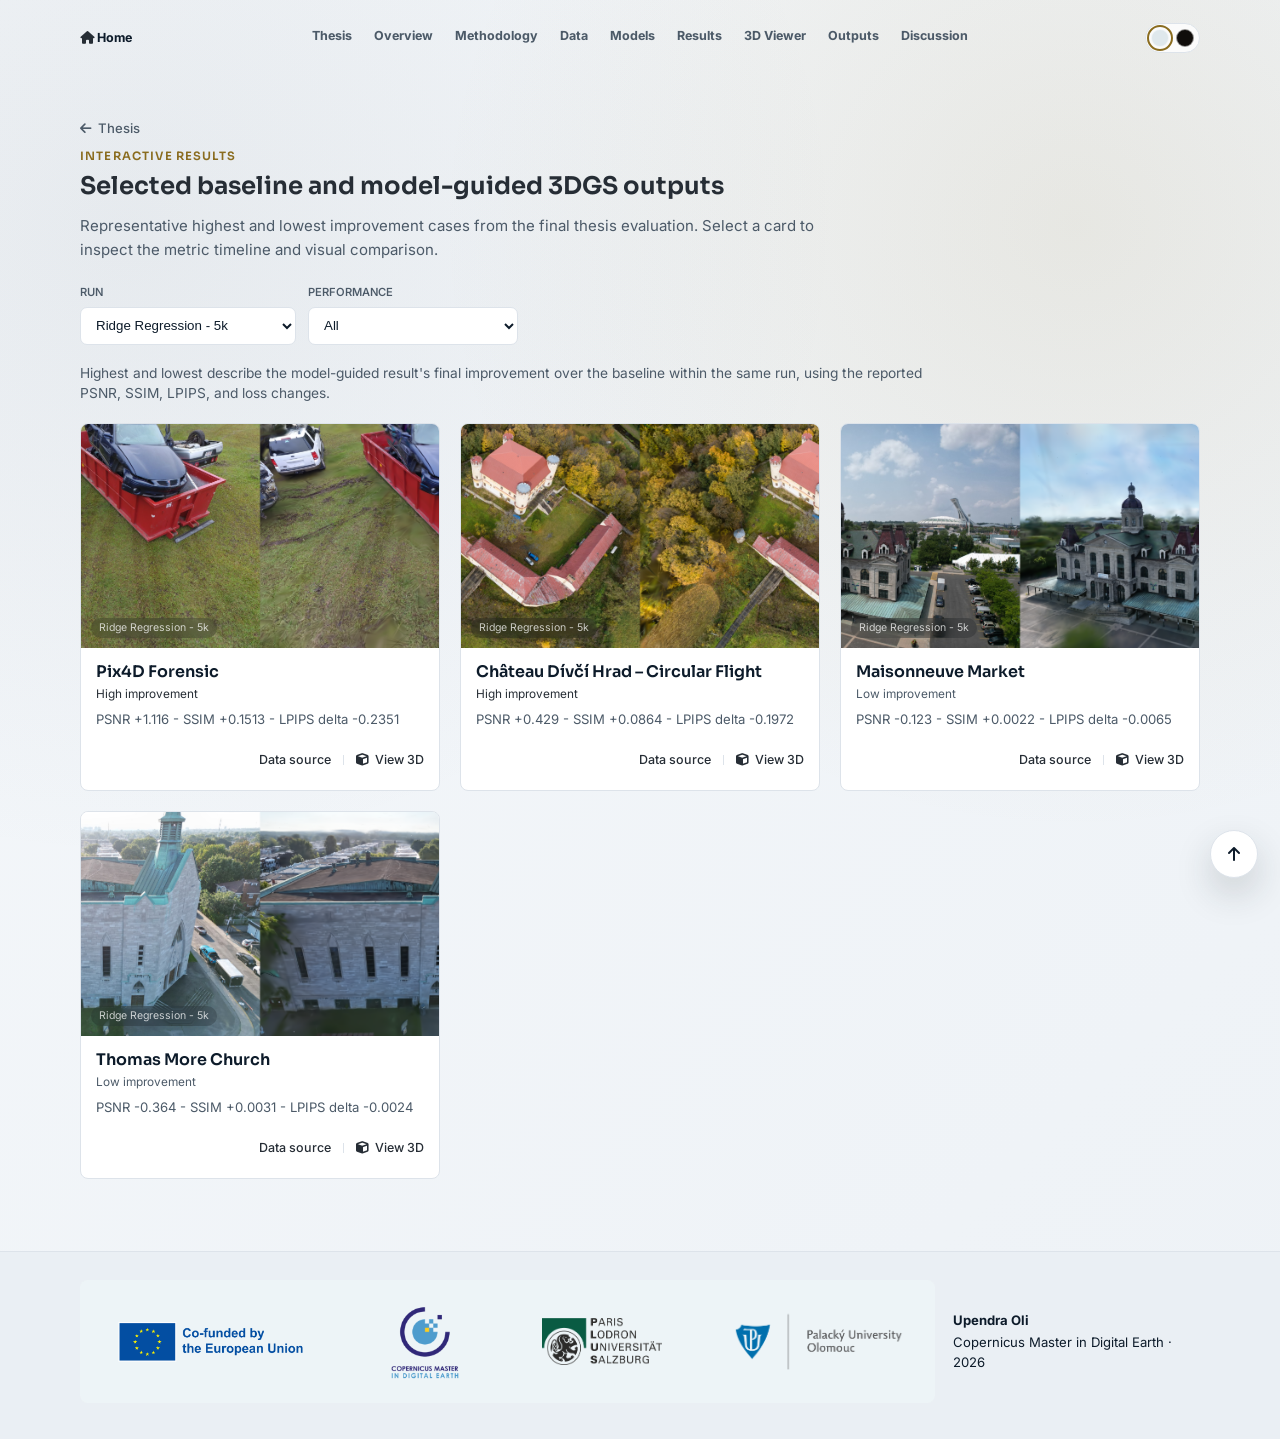
<file: index.html>
<!DOCTYPE html>
<html lang="en">
<head>
  <meta charset="UTF-8">
  <meta name="viewport" content="width=device-width, initial-scale=1.0">
  <title>Interactive Results - AerialSplat Thesis</title>
  <meta name="description" content="Interactive public results for AI-guided 3D Gaussian Splatting thesis experiments.">
  <link rel="preconnect" href="https://fonts.googleapis.com">
  <link rel="preconnect" href="https://fonts.gstatic.com" crossorigin>
  <link rel="stylesheet" href="https://fonts.googleapis.com/css2?family=Inter:wght@400;500;600;700&family=Sora:wght@500;600;700;800&display=swap">
  <link rel="stylesheet" href="https://cdnjs.cloudflare.com/ajax/libs/font-awesome/6.5.2/css/all.min.css">
  <link rel="stylesheet" href="css/styles.css?v=20260728c">
</head>
<body class="thesis-page research-layout story-layout results-page" data-site-theme="cloud">
  <nav class="thesis-topbar" aria-label="Results page navigation">
    <a class="thesis-home-link" href="https://geoinformatics.upol.cz/dprace/magisterske/oli26/" aria-label="Return to thesis home">
      <i class="fa-solid fa-house" aria-hidden="true"></i>
      <span>Home</span>
    </a>
    <button class="thesis-nav-toggle" type="button" aria-label="Open results navigation" aria-controls="thesis-topnav" aria-expanded="false">
      <i class="fa-solid fa-bars" aria-hidden="true"></i>
      <span>Menu</span>
    </button>
    <div class="thesis-topnav" id="thesis-topnav">
      <a href="https://geoinformatics.upol.cz/dprace/magisterske/oli26/pages/thesis.html#top">Thesis</a>
      <a href="https://geoinformatics.upol.cz/dprace/magisterske/oli26/pages/thesis.html#overview">Overview</a>
      <a href="https://geoinformatics.upol.cz/dprace/magisterske/oli26/pages/thesis.html#methodology">Methodology</a>
      <a href="https://geoinformatics.upol.cz/dprace/magisterske/oli26/pages/thesis.html#training-data">Data</a>
      <a href="https://geoinformatics.upol.cz/dprace/magisterske/oli26/pages/thesis.html#models">Models</a>
      <a href="https://geoinformatics.upol.cz/dprace/magisterske/oli26/pages/thesis.html#results">Results</a>
      <a href="splat_viewer.html">3D Viewer</a>
      <a href="https://geoinformatics.upol.cz/dprace/magisterske/oli26/pages/thesis.html#outputs">Outputs</a>
      <a href="https://geoinformatics.upol.cz/dprace/magisterske/oli26/pages/thesis.html#discussion">Discussion</a>
    </div>
    <div class="site-theme-toggle floating-theme-toggle" role="group" aria-label="Website theme selector">
      <button type="button" class="is-active" data-site-theme="cloud" aria-label="Light theme" aria-pressed="true"></button>
      <button type="button" data-site-theme="dark" aria-label="Dark theme" aria-pressed="false"></button>
    </div>
  </nav>

  <main>
    <section id="home-view" class="results-view results-home-view">
      <div class="research-container">
        <header class="results-page-header">
          <a class="results-back-link" href="https://geoinformatics.upol.cz/dprace/magisterske/oli26/pages/thesis.html"><i class="fa-solid fa-arrow-left" aria-hidden="true"></i> Thesis</a>
          <p class="section-kicker">Interactive results</p>
          <h1>Selected baseline and model-guided 3DGS outputs</h1>
          <p>Representative highest and lowest improvement cases from the final thesis evaluation. Select a card to inspect the metric timeline and visual comparison.</p>
        </header>

        <div class="results-toolbar" role="group" aria-label="Result filters">
          <label>
            <span>Run</span>
            <select id="home-run-filter"></select>
          </label>
          <label>
            <span>Performance</span>
            <select id="home-category-filter">
              <option value="all">All</option>
              <option value="highest">Highest improvement</option>
              <option value="lowest">Lowest improvement</option>
            </select>
          </label>
        </div>

        <p class="results-definition-note">
          Highest and lowest describe the model-guided result's final improvement over the baseline within the same run, using the reported PSNR, SSIM, LPIPS, and loss changes.
        </p>

        <div id="home-cards" class="results-card-grid"></div>
      </div>
    </section>

    <section id="comparison-view" class="results-view hidden">
      <div class="research-container">
        <header class="results-comparison-header">
          <div>
            <a class="results-back-link" href="#home"><i class="fa-solid fa-arrow-left" aria-hidden="true"></i> Interactive results</a>
            <p class="section-kicker">Comparison</p>
            <h1 id="compare-heading">Baseline vs model-selected</h1>
            <p id="compare-meta" class="results-meta-line"></p>
          </div>
          <div class="results-toolbar compact-toolbar" role="group" aria-label="Comparison selectors">
            <label>
              <span>Run</span>
              <select id="compare-run"></select>
            </label>
            <label>
              <span>Project</span>
              <select id="compare-project"></select>
            </label>
          </div>
        </header>

        <div id="summary-grid" class="results-summary-grid"></div>

        <section class="results-panel">
          <div class="results-panel-heading">
            <div>
              <p class="section-kicker">Metrics and Settings</p>
              <h2>Final checkpoint summary</h2>
              <p class="results-panel-note">The left side compares final baseline and model-selected metrics. The right side shows the selected multipliers applied to 3DGS after model testing.</p>
            </div>
            <button id="config-modal-button" class="results-secondary-action" type="button">
              <i class="fa-solid fa-sliders" aria-hidden="true"></i>
              Run setup
            </button>
          </div>
          <div class="results-detail-grid">
            <div id="metric-list" class="results-list-panel"></div>
            <div id="config-list" class="results-list-panel compact-list"></div>
          </div>
        </section>

        <section class="results-panel">
          <div class="results-panel-heading">
            <div>
              <p class="section-kicker">Checkpoint Metrics</p>
              <h2>Training timeline</h2>
              <p class="results-panel-note">Checkpoint metrics compare baseline and model-selected reconstruction quality across training. Use the chart or data tab to inspect PSNR, SSIM, LPIPS, and loss over time.</p>
            </div>
            <div class="results-tabs" role="tablist" aria-label="Checkpoint metric views">
              <button id="checkpoint-chart-tab" class="is-active" type="button" role="tab" aria-selected="true" aria-controls="checkpoint-chart-panel">Chart</button>
              <button id="checkpoint-data-tab" type="button" role="tab" aria-selected="false" aria-controls="checkpoint-data-panel">Data</button>
            </div>
          </div>
          <div id="checkpoint-chart-panel" role="tabpanel" aria-labelledby="checkpoint-chart-tab">
            <div id="chart-grid" class="results-chart-grid"></div>
          </div>
          <div id="checkpoint-data-panel" class="hidden" role="tabpanel" aria-labelledby="checkpoint-data-tab">
            <div id="checkpoint-table" class="results-checkpoint-table"></div>
          </div>
        </section>

        <section class="results-panel">
          <div class="results-panel-heading">
            <div>
              <p class="section-kicker">Visual Comparison</p>
              <h2>Model previews</h2>
              <p class="results-panel-note">The left image shows the original reference crop. The right image lets you swipe between baseline and model-selected preview renders from the available final checkpoint.</p>
            </div>
            <div class="results-visual-actions">
              <div class="results-checkpoint-label">
                <span>Checkpoint</span>
                <strong id="preview-checkpoint-label">Final checkpoint</strong>
              </div>
            </div>
          </div>

          <div class="compare-card results-swipe-card">
            <p class="results-preview-case-note" id="preview-case-note"></p>
            <div class="results-preview-layout">
              <figure class="results-original-panel">
                <div class="results-original-crop">
                  <img id="original-preview" alt="Original reference preview">
                </div>
                <figcaption>Original reference</figcaption>
              </figure>
              <div>
                <div class="image-compare results-right-half-swipe" id="image-compare">
                  <img id="swipe-model" alt="Model-selected preview for swipe comparison">
                  <div class="compare-after" id="image-overlay">
                    <img id="swipe-baseline" alt="Baseline preview for swipe comparison">
                  </div>
                  <button id="swipe-fullscreen-button" type="button" class="compare-fullscreen-button" aria-label="View swipe comparison fullscreen" title="View fullscreen">
                    <i class="fa-solid fa-expand" aria-hidden="true" title="View fullscreen"></i>
                  </button>
                  <input id="swipe-slider" type="range" min="0" max="100" value="50" aria-label="Swipe comparison">
                </div>
                <div class="results-swipe-caption">
                  <span>Baseline reconstruction</span>
                  <span>Model-selected reconstruction</span>
                </div>
                <div class="results-preview-actions">
                  <a id="source-link" class="results-source-link" target="_blank" rel="noreferrer">Data source</a>
                  <a id="open-3d-viewer" class="results-secondary-action results-viewer-link" href="splat_viewer.html" title="Open 3D viewer">
                    <i class="fa-solid fa-cube" aria-hidden="true" title="Open 3D viewer"></i>
                    View 3D
                  </a>
                </div>
              </div>
            </div>
            <p class="results-preview-note">The swipe maps and preview renders show checkpoint outputs used for this research comparison. The 3D Gaussian Splatting models were stopped at 5,000 or 7,000 training iterations for controlled evaluation, so longer training would generally be expected to improve visual completeness and rendering quality.</p>
          </div>
        </section>
      </div>
    </section>
  </main>

  <footer class="research-footer story-footer">
    <div class="research-container footer-inner">
      <div class="footer-logos" role="group" aria-label="Institution logos">
        <span class="footer-logo-tile footer-logo-eu"><img src="logos/co_founded_by_eu/EN_Co-Funded_by_the_EU_POS_horizontal.png" alt="Co-funded by the European Union"></span>
        <span class="footer-logo-tile footer-logo-cde"><img src="logos/CDE/CDE_logo_vertical.png" alt="Copernicus Master in Digital Earth"></span>
        <span class="footer-logo-tile footer-logo-plus"><img src="logos/PLUS_logos/Logo_4c_schwarze_Schrift.png" alt="Paris Lodron University Salzburg"></span>
        <span class="footer-logo-tile footer-logo-upol"><img src="logos/UPOL_logos/UP_logo_horizont_en.png" alt="Palacky University Olomouc"></span>
      </div>
      <p class="footer-identity"><strong>Upendra Oli</strong><span>Copernicus Master in Digital Earth &middot; 2026</span></p>
      <a class="footer-top-link" href="#" aria-label="Back to top"><i class="fa-solid fa-arrow-up"></i><span>Back to top</span></a>
    </div>
  </footer>

  <dialog id="config-modal" class="results-config-modal" aria-labelledby="config-modal-title">
    <div class="results-config-modal-content">
      <button id="config-modal-close" class="results-modal-close" type="button" aria-label="Close configurations">
        <i class="fa-solid fa-xmark" aria-hidden="true"></i>
      </button>
      <p class="section-kicker">Run setup</p>
      <h2 id="config-modal-title">Training configuration</h2>
      <div id="config-modal-body" class="results-config-modal-grid"></div>
    </div>
  </dialog>

  <dialog id="swipe-modal" class="swipe-modal" aria-label="Fullscreen swipe comparison">
    <button id="swipe-modal-close" class="results-modal-close" type="button" aria-label="Close fullscreen comparison">
      <i class="fa-solid fa-xmark" aria-hidden="true" title="Close fullscreen comparison"></i>
    </button>
    <figure>
      <div class="swipe-modal-body">
        <div class="image-compare results-right-half-swipe" id="swipe-modal-compare" style="--split: 50%">
          <img id="swipe-modal-model" alt="Model-selected preview for fullscreen swipe comparison">
          <div class="compare-after">
            <img id="swipe-modal-baseline" alt="Baseline preview for fullscreen swipe comparison">
          </div>
          <span class="compare-label compare-label-before">Baseline</span>
          <span class="compare-label compare-label-after">Model selected</span>
          <input id="swipe-modal-slider" type="range" min="0" max="100" value="50" aria-label="Fullscreen swipe comparison">
        </div>
      </div>
      <figcaption id="swipe-modal-caption">Baseline and model-selected comparison</figcaption>
    </figure>
  </dialog>

  <script src="assets/results/data/results_manifest.js?v=20260728c"></script>
  <script src="assets/results/data/showcase_projects_30k.js?v=20260804a"></script>
  <script src="js/script.js?v=20260728c"></script>
  <script src="js/results.js?v=20260728c"></script>
</body>
</html>
</file>
<file: css/styles.css>
:root {
  --bg-main: #f4f7fa;
  --bg-section: #ffffff;
  --bg-section-alt: #eaeff4;
  --bg-muted: #f6f9fb;
  --text-main: #0d1b2a;
  --text-muted: #4c5a68;
  --accent-primary: #262d35;
  --accent-secondary: #4c5a68;
  --accent-data: #8a6c1f;
  --accent-soft: #dde3ea;
  --border-soft: #dde3ea;
  --card-bg: #ffffff;
  --figure-surface: #ffffff;
  --figure-surface-strong: #ffffff;
  --figure-surface-border: #dde3ea;
  --figure-muted: #526872;
  --heading: var(--accent-primary);
  --paper: var(--bg-main);
  --surface: var(--bg-section);
  --surface-soft: var(--bg-muted);
  --ink: var(--text-main);
  --muted: var(--text-muted);
  --line: var(--border-soft);
  --blue: var(--accent-primary);
  --copper: #8a6c1f;
  --amber: #c9a227;
  --green: #1f4d3d;
  --shadow: 0 16px 42px rgba(13, 27, 42, 0.1);
  --max: 1120px;
  --font-body: 'Inter', ui-sans-serif, system-ui, -apple-system, BlinkMacSystemFont, "Segoe UI", Arial, sans-serif;
  --font-heading: 'Sora', var(--font-body);
}

* {
  box-sizing: border-box;
}

html {
  scroll-behavior: smooth;
}

body {
  margin: 0;
  background: var(--paper);
  color: var(--ink);
  font-family: var(--font-body);
  line-height: 1.48;
  letter-spacing: 0;
}

h1,
h2,
h3,
h4,
.section-kicker,
.brand strong {
  font-family: var(--font-heading);
}

body[data-site-theme="dark"] {
  --bg-main: #0d1622;
  --bg-section: #15202c;
  --bg-section-alt: #1b2735;
  --bg-muted: #0f1a24;
  --text-main: #eef2f6;
  --text-muted: #a9b6c4;
  --accent-primary: #d7dde3;
  --accent-secondary: #8c9aab;
  --accent-data: #c9a227;
  --accent-soft: #24354a;
  --border-soft: #2b3b4c;
  --card-bg: #172230;
  --figure-surface: #ffffff;
  --figure-surface-strong: #ffffff;
  --figure-surface-border: #708992;
  --figure-muted: #526872;
  --heading: var(--accent-primary);
  --paper: var(--bg-main);
  --surface: var(--bg-section);
  --surface-soft: var(--bg-muted);
  --ink: var(--text-main);
  --muted: var(--text-muted);
  --line: var(--border-soft);
  --blue: var(--accent-primary);
  --copper: #c9a227;
  --amber: #c9a227;
  --green: #6fa08c;
  --shadow: 0 18px 46px rgba(0, 0, 0, 0.34);
}

body.portal-page {
  overflow: hidden;
  background: var(--home-bg, #160f0b);
  --home-text: rgba(255, 255, 255, 0.86);
  --home-muted: rgba(255, 255, 255, 0.62);
  --home-attribution: rgba(255, 255, 255, 0.42);
  --home-link: rgba(255, 226, 198, 0.72);
}

body.portal-page[data-home-theme="dark"] {
  --home-bg: #100d0b;
  --home-bg-rgb: 16, 13, 11;
}

body.portal-page[data-home-theme="cloud"] {
  --home-bg: #eaeff4;
  --home-bg-rgb: 234, 239, 244;
  --home-text: rgba(13, 27, 42, 0.9);
  --home-muted: rgba(76, 90, 104, 0.68);
  --home-attribution: rgba(76, 90, 104, 0.72);
  --home-link: rgba(27, 58, 92, 0.9);
}

img {
  display: block;
  max-width: 100%;
}

a {
  color: inherit;
}

h1,
h2,
h3,
p,
dl,
dd {
  margin-top: 0;
}

h1,
h2 {
  letter-spacing: 0;
}

h1 {
  max-width: 850px;
  margin-bottom: 14px;
  font-size: clamp(2rem, 4.2vw, 4.25rem);
  line-height: 1.03;
}

.thesis-page h1,
.thesis-page h2 {
  color: var(--heading);
}

h2 {
  max-width: 880px;
  margin-bottom: 0;
  font-size: clamp(1.35rem, 2.2vw, 2.2rem);
  line-height: 1.13;
}

p,
li,
dd,
dt {
  font-size: 0.94rem;
}

.site-header {
  position: sticky;
  top: 0;
  z-index: 30;
  display: flex;
  align-items: center;
  justify-content: space-between;
  min-height: 60px;
  padding: 0 max(18px, calc((100vw - var(--max)) / 2));
  background: color-mix(in srgb, var(--paper) 92%, white 8%);
  border-bottom: 1px solid rgba(29, 37, 48, 0.14);
  backdrop-filter: blur(16px);
}

.brand {
  display: inline-flex;
  align-items: center;
  gap: 10px;
  text-decoration: none;
}

.brand-mark {
  display: grid;
  place-items: center;
  width: 42px;
  height: 30px;
  color: white;
  background: var(--ink);
  border-radius: 3px;
  font-size: 0.72rem;
  font-weight: 800;
}

.brand strong,
.brand small {
  display: block;
}

.brand strong {
  font-size: 0.86rem;
  line-height: 1.1;
}

.brand small {
  color: var(--muted);
  font-size: 0.72rem;
}

.site-nav {
  display: flex;
  align-items: center;
  gap: 16px;
  color: var(--muted);
  font-size: 0.82rem;
  font-weight: 680;
}

.site-nav a {
  text-decoration: none;
}

.site-nav a:hover {
  color: var(--blue);
}

.site-theme-toggle {
  display: inline-flex;
  gap: 7px;
  padding: 5px;
  border: 1px solid var(--line);
  border-radius: 999px;
  background: color-mix(in srgb, var(--surface) 78%, transparent);
}

.site-theme-toggle button {
  position: relative;
  width: 18px;
  height: 18px;
  padding: 0;
  border: 1px solid rgba(255, 255, 255, 0.55);
  border-radius: 50%;
  cursor: pointer;
}

.site-theme-toggle button.is-active {
  outline: 2px solid var(--copper);
  outline-offset: 2px;
}

.site-theme-toggle [data-site-theme="cloud"] { background: #dfe8ec; }
.site-theme-toggle [data-site-theme="dark"] { background: #100d0b; }

.floating-theme-toggle {
  backdrop-filter: blur(12px);
}

.thesis-topbar {
  position: fixed;
  top: 22px;
  left: 50%;
  z-index: 40;
  display: grid;
  grid-template-columns: auto minmax(0, 1fr) auto;
  gap: 12px;
  align-items: center;
  width: min(1120px, calc(100% - 28px));
  padding: 0;
  transform: translateX(-50%);
  transition: padding 180ms ease, border-color 180ms ease, background 180ms ease, box-shadow 180ms ease;
}

.thesis-topbar.is-scrolled {
  top: 0;
  width: 100%;
  padding: 8px max(18px, calc((100vw - 1120px) / 2));
  border-bottom: 1px solid var(--border-soft);
  background: color-mix(in srgb, var(--bg-section) 88%, transparent);
  box-shadow: 0 16px 42px rgba(31, 42, 48, 0.12);
  backdrop-filter: blur(16px);
}

.thesis-home-link,
.thesis-topnav a {
  display: inline-flex;
  align-items: center;
  justify-content: center;
  min-height: 32px;
  color: var(--text-main);
  font-size: 0.78rem;
  font-weight: 720;
  text-decoration: none;
  white-space: nowrap;
}

.thesis-home-link {
  gap: 7px;
  padding: 0;
}

.thesis-home-link i {
  color: var(--accent-primary);
  font-size: 0.8rem;
}

.thesis-nav-toggle {
  display: none;
  align-items: center;
  justify-content: center;
  gap: 7px;
  min-height: 34px;
  padding: 0 12px;
  color: var(--text-main);
  font: inherit;
  font-size: 0.76rem;
  font-weight: 520;
  border: 0;
  border-radius: 999px;
  background: color-mix(in srgb, var(--accent-soft) 42%, transparent);
  cursor: pointer;
}

.thesis-nav-toggle i {
  color: var(--accent-primary);
  font-size: 0.82rem;
}

.thesis-topnav {
  display: flex;
  justify-content: center;
  gap: 2px;
  min-width: 0;
  overflow-x: auto;
  scrollbar-width: none;
}

.thesis-topnav::-webkit-scrollbar {
  display: none;
}

.thesis-topnav a {
  padding: 0 10px;
  color: var(--text-muted);
}

.thesis-home-link:hover,
.thesis-topnav a:hover,
.thesis-topnav a:focus {
  color: var(--accent-primary);
}

.thesis-topbar.is-scrolled .thesis-home-link,
.thesis-topbar.is-scrolled .thesis-topnav a {
  border-radius: 999px;
}

.thesis-topbar.is-scrolled .thesis-home-link {
  padding: 0 12px;
  background: color-mix(in srgb, var(--accent-soft) 52%, transparent);
}

.thesis-topbar.is-scrolled .thesis-topnav a:hover,
.thesis-topbar.is-scrolled .thesis-topnav a:focus {
  background: color-mix(in srgb, var(--accent-soft) 68%, transparent);
}

.thesis-topnav a::after,
.thesis-home-link::after {
  content: "";
  display: block;
  width: 0;
  height: 1px;
  background: var(--accent-primary);
  transition: width 160ms ease;
}

.thesis-topnav a,
.thesis-home-link {
  flex-direction: column;
  gap: 3px;
}

.thesis-home-link {
  flex-direction: row;
}

.thesis-topnav a:hover::after,
.thesis-topnav a:focus::after,
.thesis-home-link:hover::after,
.thesis-home-link:focus::after {
  width: 100%;
}

.top-floating-actions {
  position: fixed;
  top: 14px;
  right: 14px;
  z-index: 25;
  display: flex;
  align-items: center;
  gap: 8px;
}

.home-icon-link {
  position: relative;
  display: grid;
  place-items: center;
  width: 31px;
  height: 31px;
  color: var(--ink);
  background: color-mix(in srgb, var(--surface) 78%, transparent);
  border: 1px solid var(--line);
  border-radius: 50%;
  box-shadow: var(--shadow);
  backdrop-filter: blur(12px);
}

.home-icon-link span {
  position: relative;
  width: 13px;
  height: 10px;
  border: 1.6px solid currentColor;
  border-top: 0;
  border-radius: 1px;
}

.home-icon-link span::before {
  content: "";
  position: absolute;
  top: -7px;
  left: 1px;
  width: 9px;
  height: 9px;
  border-top: 1.6px solid currentColor;
  border-left: 1.6px solid currentColor;
  transform: rotate(45deg);
}

.nav-toggle {
  display: none;
  width: 40px;
  height: 40px;
  padding: 9px;
  border: 0;
  background: transparent;
}

.nav-toggle span {
  display: block;
  height: 2px;
  margin: 5px 0;
  background: var(--ink);
}

.hero,
.logos,
.section,
.metric-strip,
.site-footer {
  width: min(var(--max), calc(100% - 36px));
  margin-right: auto;
  margin-left: auto;
}

.gaussian-portal {
  position: relative;
  min-height: calc(100vh - 60px);
  overflow: hidden;
  background: var(--home-bg, #160f0b);
  color: white;
}

.gaussian-portal.standalone {
  min-height: 100vh;
}

#portrait-canvas,
#home-canvas {
  position: absolute;
  inset: 0;
  width: 100%;
  height: 100%;
  cursor: grab;
}

#portrait-canvas:active,
#home-canvas:active {
  cursor: grabbing;
}

.portal-shade,
.portal-vignette {
  position: absolute;
  inset: 0;
  pointer-events: none;
  background:
    radial-gradient(circle at 64% 45%, rgba(255, 255, 255, 0.04), transparent 24%),
    linear-gradient(90deg, rgba(13, 18, 25, 0.88), rgba(13, 18, 25, 0.55) 38%, rgba(13, 18, 25, 0.22)),
    linear-gradient(0deg, rgba(13, 18, 25, 0.85), rgba(13, 18, 25, 0.06) 44%);
}

.portal-vignette {
  z-index: 1;
  background:
    radial-gradient(circle at 50% 52%, transparent 24%, rgba(var(--home-bg-rgb, 22, 15, 11), 0.04) 54%, rgba(var(--home-bg-rgb, 22, 15, 11), 0.58) 100%),
    linear-gradient(180deg, rgba(var(--home-bg-rgb, 22, 15, 11), 0.1), rgba(var(--home-bg-rgb, 22, 15, 11), 0.52));
}

.theme-picker {
  position: absolute;
  top: 18px;
  right: 22px;
  z-index: 20;
  display: flex;
  flex-wrap: wrap;
  justify-content: center;
  gap: 7px;
  max-width: min(180px, calc(100% - 36px));
  padding: 7px;
  background: rgba(var(--home-bg-rgb, 22, 15, 11), 0.42);
  border: 1px solid rgba(255, 226, 198, 0.18);
  border-radius: 999px;
  pointer-events: auto;
  backdrop-filter: blur(10px);
}

.theme-picker button {
  position: relative;
  width: 18px;
  height: 18px;
  padding: 0;
  border: 1px solid rgba(255, 255, 255, 0.34);
  border-radius: 50%;
  cursor: pointer;
  touch-action: manipulation;
  transition: outline-color 150ms ease, transform 150ms ease;
}

.theme-picker button.is-active {
  outline: 2px solid rgba(255, 238, 211, 0.78);
  outline-offset: 2px;
}

.theme-picker button:hover,
.theme-picker button:focus-visible {
  transform: scale(1.16);
}

.site-theme-toggle button::after,
.theme-picker button::after {
  content: attr(aria-label);
  position: absolute;
  top: calc(100% + 10px);
  left: 50%;
  z-index: 10;
  padding: 5px 8px;
  border: 1px solid rgba(154, 90, 46, 0.28);
  border-radius: 999px;
  color: var(--home-text, var(--text-main));
  background: rgba(255, 255, 255, 0.86);
  box-shadow: 0 10px 24px rgba(31, 42, 48, 0.12);
  font-size: 0.68rem;
  font-weight: 720;
  line-height: 1;
  white-space: nowrap;
  opacity: 0;
  pointer-events: none;
  transform: translate(-50%, -3px);
  transition: opacity 140ms ease, transform 140ms ease;
  backdrop-filter: blur(10px);
}

.site-theme-toggle button:hover::after,
.theme-picker button:hover::after {
  opacity: 1;
  transform: translate(-50%, 0);
}

.site-theme-toggle button.theme-tooltip-suppressed:hover::after,
.theme-picker button.theme-tooltip-suppressed:hover::after {
  opacity: 0;
  transform: translate(-50%, -3px);
}

body[data-site-theme="dark"] .site-theme-toggle button::after,
body.portal-page[data-home-theme="dark"] .theme-picker button::after {
  border-color: rgba(211, 139, 87, 0.38);
  color: #fff5ec;
  background: rgba(16, 13, 11, 0.82);
}

.theme-picker [data-home-theme="cloud"] { background: #dfe8ec; }
.theme-picker [data-home-theme="dark"] { background: #100d0b; }

.portal-title {
  position: absolute;
  top: 50%;
  left: max(18px, calc((100vw - var(--max)) / 2 - 34px));
  z-index: 4;
  width: min(560px, calc(100% - 48px));
  color: var(--home-text);
  text-align: left;
  transform: translateY(-50%);
  opacity: var(--portal-title-opacity, 1);
  pointer-events: var(--portal-title-events, auto);
  transition: opacity 320ms ease, transform 320ms ease;
}

.portal-title p {
  margin-bottom: 5px;
  color: var(--home-muted);
  font-size: 0.78rem;
  line-height: 1.2;
  font-weight: 780;
  letter-spacing: 0.14em;
  text-transform: uppercase;
}

.portal-title h1 {
  max-width: 760px;
  margin: 0;
  font-size: clamp(1.35rem, 2.15vw, 2.05rem);
  line-height: 1.08;
  font-weight: 720;
}

.portal-meta {
  display: grid;
  gap: 2px;
  margin-top: 9px;
  color: var(--home-muted);
  font-size: 0.82rem;
  line-height: 1.6;
}

.portal-meta strong {
  color: var(--home-text);
  font-size: 0.82rem;
}

.portal-title-actions {
  display: flex;
  flex-wrap: wrap;
  justify-content: flex-start;
  gap: 9px;
  margin-top: 14px;
}

.portal-title-actions a,
.portal-title-actions button {
  display: inline-flex;
  align-items: center;
  justify-content: center;
  min-height: 34px;
  padding: 0 15px;
  border: 1px solid rgba(154, 90, 46, 0.28);
  border-radius: 999px;
  color: var(--home-text);
  background: rgba(255, 255, 255, 0.32);
  box-shadow: 0 12px 30px rgba(31, 42, 48, 0.1);
  font: inherit;
  font-size: 0.9rem;
  font-weight: 760;
  text-decoration: none;
  cursor: pointer;
  backdrop-filter: blur(14px);
  transition: transform 160ms ease, border-color 160ms ease, background 160ms ease;
}

.portal-title-actions a:not(.portal-secondary-action),
.portal-center-skip {
  border-color: color-mix(in srgb, var(--accent-primary) 78%, transparent);
  color: #fff;
  background: color-mix(in srgb, var(--accent-primary) 92%, transparent);
  box-shadow: 0 14px 34px rgba(31, 42, 48, 0.18);
}

.portal-title-actions a span {
  font-size: 1.05em;
  line-height: 1;
}

.portal-center-skip {
  position: absolute;
  left: 50%;
  top: 50%;
  z-index: 6;
  display: inline-flex;
  align-items: center;
  justify-content: center;
  min-height: 34px;
  padding: 0 15px;
  border: 1px solid color-mix(in srgb, var(--accent-primary) 78%, transparent);
  border-radius: 999px;
  color: #fff;
  background: color-mix(in srgb, var(--accent-primary) 92%, transparent);
  box-shadow: 0 14px 34px rgba(31, 42, 48, 0.18);
  font-size: 0.84rem;
  font-weight: 760;
  text-decoration: none;
  opacity: var(--portal-skip-opacity, 0);
  pointer-events: var(--portal-skip-events, none);
  transform: translate(-50%, -50%);
  backdrop-filter: blur(14px);
  transition: opacity 320ms ease, transform 160ms ease, border-color 160ms ease, background 160ms ease;
}

.portal-center-skip:hover {
  border-color: var(--accent-primary);
  background: color-mix(in srgb, var(--accent-primary) 82%, black);
  transform: translate(-50%, calc(-50% - 1px));
}

.portal-center-skip span {
  margin-left: 6px;
  font-size: 1.05em;
  line-height: 1;
}

.portal-title-actions a:hover,
.portal-title-actions button:hover {
  transform: translateY(-1px);
  border-color: var(--accent-primary);
  background: color-mix(in srgb, var(--accent-primary) 82%, black);
}

body.portal-page[data-home-theme="dark"] .portal-title-actions a,
body.portal-page[data-home-theme="dark"] .portal-title-actions button,
body.portal-page[data-home-theme="dark"] .portal-center-skip {
  border-color: rgba(211, 139, 87, 0.38);
  background: rgba(16, 13, 11, 0.34);
}

body.portal-page[data-home-theme="dark"] .portal-title-actions a:not(.portal-secondary-action),
body.portal-page[data-home-theme="dark"] .portal-center-skip {
  border-color: rgba(238, 242, 246, 0.76);
  color: #0d1622;
  background: rgba(238, 242, 246, 0.92);
  box-shadow: 0 16px 38px rgba(0, 0, 0, 0.28);
}

body.portal-page[data-home-theme="dark"] .portal-title-actions a:hover,
body.portal-page[data-home-theme="dark"] .portal-title-actions button:hover,
body.portal-page[data-home-theme="dark"] .portal-center-skip:hover {
  border-color: rgba(211, 139, 87, 0.68);
  background: rgba(16, 13, 11, 0.56);
}

body.portal-page[data-home-theme="dark"] .portal-title-actions a:not(.portal-secondary-action):hover,
body.portal-page[data-home-theme="dark"] .portal-center-skip:hover {
  border-color: #ffffff;
  background: #ffffff;
}

.portal-title-actions .portal-secondary-action,
body.portal-page[data-home-theme="dark"] .portal-title-actions .portal-secondary-action {
  border-color: transparent;
  background: transparent;
  box-shadow: none;
  color: var(--home-muted);
  padding-inline: 6px;
  backdrop-filter: none;
}

.portal-title-actions .portal-secondary-action:hover,
body.portal-page[data-home-theme="dark"] .portal-title-actions .portal-secondary-action:hover {
  border-color: transparent;
  background: transparent;
  color: var(--home-text);
  transform: translateY(-1px);
}

.gaussian-fact-card {
  display: grid;
  grid-template-columns: minmax(0, 1fr) auto;
  gap: 14px;
  align-items: end;
  width: min(500px, 100%);
  min-height: 98px;
  margin-top: 16px;
  padding-top: 12px;
  border-top: 1px solid rgba(154, 90, 46, 0.24);
  color: var(--home-muted);
}

.gaussian-fact-card span {
  display: block;
  margin-bottom: 4px;
  color: var(--home-link);
  font-size: 0.64rem;
  font-weight: 820;
  letter-spacing: 0.1em;
  text-transform: uppercase;
}

.gaussian-fact-card p {
  max-width: 430px;
  min-height: 42px;
  margin: 0;
  font-size: 0.72rem;
  line-height: 1.42;
}

.gaussian-fact-controls {
  display: flex;
  gap: 6px;
}

.gaussian-fact-controls button {
  display: inline-grid;
  place-items: center;
  width: 28px;
  height: 28px;
  padding: 0;
  border: 1px solid rgba(154, 90, 46, 0.28);
  border-radius: 50%;
  color: var(--home-text);
  background: rgba(255, 255, 255, 0.22);
  font: inherit;
  font-size: 1rem;
  font-weight: 720;
  line-height: 1;
  cursor: pointer;
  backdrop-filter: blur(12px);
}

.gaussian-fact-controls button span {
  transform: translateY(1px);
}

.gaussian-fact-controls button:hover {
  border-color: rgba(154, 90, 46, 0.56);
  background: rgba(255, 255, 255, 0.42);
}

body.portal-page[data-home-theme="dark"] .gaussian-fact-card {
  border-top-color: rgba(211, 139, 87, 0.32);
}

body.portal-page[data-home-theme="dark"] .gaussian-fact-controls button {
  border-color: rgba(211, 139, 87, 0.34);
  background: rgba(16, 13, 11, 0.3);
}

.portal-copy {
  position: relative;
  z-index: 2;
  width: min(560px, calc(100% - 36px));
  padding: clamp(42px, 9vh, 86px) 0 0 max(18px, calc((100vw - var(--max)) / 2));
}

.portal-copy h1 {
  max-width: 520px;
  margin-bottom: 12px;
  font-size: clamp(2rem, 5vw, 4.2rem);
}

.portal-copy p:not(.eyebrow) {
  max-width: 520px;
  margin-bottom: 18px;
  color: rgba(255, 255, 255, 0.78);
}

.portal-actions {
  display: flex;
  flex-wrap: wrap;
  gap: 8px;
}

.portal-actions .button.secondary {
  color: white;
  border-color: rgba(255, 255, 255, 0.5);
}

.portal-nodes {
  position: absolute;
  inset: 0;
  z-index: 3;
  opacity: var(--portal-node-opacity, 0);
  pointer-events: var(--portal-node-events, none);
  transition: opacity 420ms ease;
}

.portal-nodes a {
  position: absolute;
  left: var(--x);
  top: var(--y);
  display: grid;
  place-items: center;
  width: 124px;
  height: 58px;
  padding: 0;
  color: #1b252b;
  background: transparent;
  border: 0;
  font-size: 0.7rem;
  font-weight: 820;
  text-align: center;
  text-decoration: none;
  transform: translate(-50%, -50%) scale(var(--portal-node-scale, 0.86));
  transition: transform 360ms ease;
}

.portal-nodes a i {
  position: absolute;
  inset: 7px 5px;
  border-radius: 50%;
  background:
    radial-gradient(ellipse at 43% 42%, rgba(255, 255, 250, 0.94) 0 13%, rgba(231, 238, 241, 0.82) 34%, rgba(185, 118, 76, 0.2) 61%, rgba(185, 118, 76, 0.08) 78%, rgba(185, 118, 76, 0.025) 90%, rgba(185, 118, 76, 0) 100%);
  box-shadow:
    0 0 16px rgba(255, 255, 250, 0.56),
    0 0 32px rgba(168, 99, 53, 0.16);
  transform: rotate(-9deg) scaleX(1.34) scaleY(0.78);
  transition: background 260ms ease, box-shadow 260ms ease, transform 260ms ease;
}

.portal-nodes a span {
  position: relative;
  z-index: 1;
  max-width: 78px;
  padding: 0;
  color: inherit;
  text-shadow:
    -1px 0 4px rgba(255, 255, 252, 0.84),
    1px 0 4px rgba(255, 255, 252, 0.84),
    0 -1px 4px rgba(255, 255, 252, 0.84),
    0 1px 4px rgba(255, 255, 252, 0.84),
    0 0 12px rgba(223, 232, 236, 0.72);
  white-space: nowrap;
}

.portal-nodes a:hover {
  transform: translate(-50%, -50%) scale(1);
}

.portal-nodes a:hover,
.portal-nodes a:focus {
  color: #1b252b;
}

.portal-nodes a:hover i,
.portal-nodes a:focus i {
  background:
    radial-gradient(ellipse at 43% 42%, rgba(255, 255, 252, 0.98) 0 14%, rgba(231, 238, 241, 0.9) 34%, rgba(185, 118, 76, 0.26) 62%, rgba(185, 118, 76, 0.1) 80%, rgba(185, 118, 76, 0.025) 91%, rgba(185, 118, 76, 0) 100%);
  box-shadow:
    0 0 18px rgba(255, 255, 252, 0.64),
    0 0 38px rgba(168, 99, 53, 0.22);
  transform: rotate(-9deg) scaleX(1.42) scaleY(0.84);
}

body.portal-page[data-home-theme="dark"] .portal-nodes a,
body.portal-page[data-home-theme="dark"] .home-menu-toggle,
body.portal-page[data-home-theme="dark"] .home-menu-list a {
  color: #fff5ec;
}

body.portal-page[data-home-theme="dark"] .portal-nodes a i,
body.portal-page[data-home-theme="dark"] .home-menu-toggle i,
body.portal-page[data-home-theme="dark"] .home-menu-list a i {
  background:
    radial-gradient(circle at 48% 45%, rgba(255, 238, 213, 0.9) 0 12%, rgba(215, 149, 91, 0.58) 34%, rgba(168, 99, 53, 0.2) 63%, rgba(168, 99, 53, 0.06) 82%, rgba(168, 99, 53, 0) 100%);
  box-shadow:
    0 0 14px rgba(255, 238, 213, 0.24),
    0 0 34px rgba(215, 149, 91, 0.22);
}

body.portal-page[data-home-theme="dark"] .portal-nodes a span,
body.portal-page[data-home-theme="dark"] .home-menu-toggle i,
body.portal-page[data-home-theme="dark"] .home-menu-list a i {
  text-shadow:
    0 1px 2px rgba(16, 13, 11, 0.65),
    0 0 9px rgba(215, 149, 91, 0.42);
}

body.portal-page[data-home-theme="dark"] .home-menu-toggle i::before {
  opacity: 0.54;
  box-shadow:
    0 -4px 0 rgba(255, 245, 236, 0.54),
    0 4px 0 rgba(255, 245, 236, 0.54),
    0 0 6px rgba(215, 149, 91, 0.42);
}

.portal-hint {
  position: absolute;
  right: max(18px, calc((100vw - var(--max)) / 2));
  bottom: 22px;
  z-index: 3;
  padding: 8px 11px;
  color: rgba(255, 255, 255, 0.76);
  background: rgba(13, 18, 25, 0.56);
  border: 1px solid rgba(255, 255, 255, 0.2);
  border-radius: 999px;
  font-size: 0.78rem;
  font-weight: 720;
}

.portal-zoom-prompt {
  position: absolute;
  left: 50%;
  bottom: 28px;
  z-index: 4;
  display: flex;
  align-items: center;
  gap: 9px;
  padding: 9px 12px;
  color: rgba(255, 255, 255, 0.76);
  background: rgba(8, 12, 18, 0.42);
  border: 1px solid rgba(255, 255, 255, 0.18);
  border-radius: 999px;
  transform: translateX(-50%);
  backdrop-filter: blur(12px);
}

.portal-zoom-prompt button {
  min-height: 30px;
  padding: 0 12px;
  color: white;
  background:
    radial-gradient(circle at 50% 50%, rgba(255, 255, 255, 0.16), rgba(40, 79, 120, 0.88));
  border: 1px solid rgba(255, 255, 255, 0.34);
  border-radius: 999px;
  box-shadow: 0 0 24px rgba(103, 160, 215, 0.48);
  font: inherit;
  font-size: 0.8rem;
  font-weight: 850;
  cursor: pointer;
}

.portal-zoom-prompt span {
  max-width: min(280px, calc(100vw - 130px));
  font-size: 0.8rem;
  font-weight: 720;
  line-height: 1.25;
}

.home-gaussian-menu {
  position: absolute;
  right: 22px;
  top: 50%;
  z-index: 8;
  display: grid;
  gap: 6px;
  transform: translateY(-50%);
}

.home-menu-toggle,
.home-menu-list a {
  position: relative;
  display: grid;
  place-items: center;
  width: 26px;
  height: 26px;
  padding: 0;
  color: #1b252b;
  background: transparent;
  border: 0;
  font: inherit;
  font-size: 0.62rem;
  font-weight: 850;
  text-decoration: none;
  cursor: pointer;
}

.home-menu-toggle {
  width: 38px;
  height: 38px;
}

.home-menu-list a {
  width: 24px;
  height: 24px;
}

.home-menu-toggle i,
.home-menu-list a i {
  position: absolute;
  inset: 1px;
  display: grid;
  place-items: center;
  border-radius: 50%;
  background:
    radial-gradient(circle at 48% 45%, rgba(255, 255, 250, 0.96) 0 13%, rgba(231, 238, 241, 0.82) 34%, rgba(185, 118, 76, 0.24) 61%, rgba(185, 118, 76, 0.08) 80%, rgba(185, 118, 76, 0.02) 92%, rgba(185, 118, 76, 0) 100%);
  box-shadow:
    0 0 14px rgba(255, 255, 250, 0.56),
    0 0 30px rgba(168, 99, 53, 0.2);
  color: #1b252b;
  font-size: 0.58rem;
  font-style: normal;
  font-weight: 900;
  text-shadow:
    0 1px 0 rgba(255, 255, 255, 0.55),
    0 0 7px rgba(223, 232, 236, 0.55);
  transform: none;
}

.home-menu-toggle i::before {
  content: "";
  width: 11px;
  height: 1.4px;
  background: currentColor;
  border-radius: 999px;
  opacity: 0.42;
  box-shadow:
    0 -4px 0 rgba(27, 37, 43, 0.42),
    0 4px 0 rgba(27, 37, 43, 0.42),
    0 0 5px rgba(255, 255, 252, 0.45);
}

.home-menu-toggle i::after {
  content: "";
  display: none;
}

.home-menu-toggle span,
.home-menu-list a span {
  position: absolute;
  right: 34px;
  padding: 5px 8px;
  color: rgba(255, 246, 232, 0.95);
  background: rgba(50, 27, 17, 0.62);
  border: 1px solid rgba(198, 128, 77, 0.55);
  border-radius: 999px;
  font-size: 0.72rem;
  white-space: nowrap;
  opacity: 0;
  pointer-events: none;
  text-shadow: 0 0 10px rgba(198, 128, 77, 0.76);
  transform: translateX(6px);
  transition: opacity 160ms ease, transform 160ms ease;
  backdrop-filter: blur(8px);
}

.home-menu-toggle span {
  opacity: 0;
  transform: translateX(6px);
}

.home-menu-toggle:hover span,
.home-menu-toggle:focus span,
.home-gaussian-menu.is-open .home-menu-toggle span {
  opacity: 1;
  transform: translateX(0);
}

.home-menu-list {
  display: grid;
  gap: 8px;
  opacity: 0;
  pointer-events: none;
  transform: translateX(10px);
  transition: opacity 180ms ease, transform 180ms ease;
}

.home-gaussian-menu.is-open .home-menu-list,
.home-gaussian-menu:focus-within .home-menu-list,
.home-gaussian-menu:hover .home-menu-list {
  opacity: 1;
  pointer-events: auto;
  transform: translateX(0);
}

.home-gaussian-menu.is-open .home-menu-list a span,
.home-gaussian-menu:hover .home-menu-list a span,
.home-gaussian-menu:focus-within .home-menu-list a span,
.home-menu-list a:hover span,
.home-menu-list a:focus span {
  opacity: 1;
  transform: translateX(0);
}

.home-menu-list a:hover i,
.home-menu-toggle:hover i {
  background:
    radial-gradient(circle at 48% 45%, rgba(255, 255, 252, 1) 0 14%, rgba(231, 238, 241, 0.9) 34%, rgba(185, 118, 76, 0.3) 62%, rgba(185, 118, 76, 0.1) 82%, rgba(185, 118, 76, 0.025) 92%, rgba(185, 118, 76, 0) 100%);
  box-shadow:
    0 0 18px rgba(255, 255, 252, 0.66),
    0 0 38px rgba(168, 99, 53, 0.24);
}

.home-attribution {
  position: absolute;
  right: 22px;
  bottom: 10px;
  z-index: 7;
  width: min(1180px, calc(100% - 44px));
  margin: 0;
  color: var(--home-attribution);
  font-size: 0.68rem;
  line-height: 1.35;
  text-align: right;
}

.home-attribution a {
  color: var(--home-link);
  text-decoration: none;
}

.return-portal {
  position: fixed;
  right: 16px;
  bottom: 16px;
  z-index: 25;
  padding: 8px 11px;
  color: white;
  background: rgba(29, 37, 48, 0.84);
  border: 1px solid rgba(255, 255, 255, 0.2);
  border-radius: 999px;
  font-size: 0.78rem;
  font-weight: 760;
  text-decoration: none;
  backdrop-filter: blur(10px);
}

.gaussian-shortcuts {
  position: fixed;
  right: 16px;
  top: 50%;
  z-index: 24;
  display: grid;
  gap: 8px;
  transform: translateY(-50%);
}

.gaussian-shortcuts a {
  position: relative;
  display: grid;
  place-items: center;
  width: 42px;
  height: 42px;
  color: white;
  text-decoration: none;
}

.gaussian-shortcuts span {
  position: absolute;
  inset: 2px;
  border-radius: 50%;
  background:
    radial-gradient(circle, rgba(255, 238, 211, 0.96) 0 9%, rgba(200, 130, 79, 0.82) 28%, rgba(130, 76, 47, 0.2) 68%, transparent 80%);
  box-shadow: 0 0 20px rgba(218, 149, 91, 0.5);
}

.gaussian-shortcuts em {
  position: absolute;
  right: 46px;
  padding: 5px 8px;
  color: var(--ink);
  background: var(--surface);
  border: 1px solid var(--line);
  border-radius: 999px;
  box-shadow: var(--shadow);
  font-size: 0.72rem;
  font-style: normal;
  font-weight: 760;
  white-space: nowrap;
  opacity: 0;
  pointer-events: none;
  transform: translateX(6px);
  transition: opacity 160ms ease, transform 160ms ease;
}

.gaussian-shortcuts a:hover em {
  opacity: 1;
  transform: translateX(0);
}

.hero {
  display: grid;
  grid-template-columns: minmax(0, 0.94fr) minmax(0, 1.06fr);
  gap: 28px;
  align-items: stretch;
  padding: 34px 0 22px;
}

.hero-media {
  min-height: 360px;
  background: var(--ink);
  border: 1px solid var(--line);
}

.hero-media img {
  width: 100%;
  height: 100%;
  object-fit: cover;
}

.hero-copy {
  display: flex;
  flex-direction: column;
  justify-content: center;
  padding: 22px 0;
}

.eyebrow {
  margin-bottom: 9px;
  color: var(--copper);
  font-size: 0.7rem;
  font-weight: 820;
  letter-spacing: 0.12em;
  text-transform: uppercase;
}

.lead {
  max-width: 760px;
  margin-bottom: 20px;
  color: var(--muted);
  font-size: 1.02rem;
}

.thesis-meta {
  display: grid;
  grid-template-columns: repeat(2, minmax(0, 1fr));
  gap: 8px;
  margin-bottom: 0;
}

.thesis-meta div {
  padding: 10px 12px;
  background: var(--surface);
  border: 1px solid var(--line);
}

.thesis-meta dt {
  margin-bottom: 2px;
  color: var(--muted);
  font-size: 0.72rem;
  font-weight: 780;
  text-transform: uppercase;
}

.thesis-meta dd {
  margin-bottom: 0;
  font-weight: 650;
}

.logos {
  display: grid;
  grid-template-columns: repeat(4, minmax(0, 1fr));
  gap: 18px;
  align-items: center;
  padding: 14px 0 28px;
}

.logos img {
  width: 100%;
  max-height: 45px;
  object-fit: contain;
}

.section {
  padding: 42px 0;
  border-top: 1px solid var(--line);
}

.two-column {
  display: grid;
  grid-template-columns: minmax(260px, 0.72fr) minmax(0, 1fr);
  gap: 42px;
}

.section-title {
  margin-bottom: 20px;
}

.two-column .section-title {
  margin-bottom: 0;
}

.section-title.narrow {
  max-width: 850px;
}

.prose {
  color: var(--muted);
}

.prose p:last-child {
  margin-bottom: 0;
}

.prose.compact {
  max-width: 880px;
  margin-bottom: 18px;
}

.metric-strip {
  display: grid;
  grid-template-columns: repeat(5, minmax(0, 1fr));
  gap: 1px;
  padding: 0;
  overflow: hidden;
  background: var(--line);
  border: 1px solid var(--line);
}

.metric-strip article,
.results-summary article {
  background: var(--surface);
  padding: 15px;
}

.metric-strip strong,
.results-summary strong {
  display: block;
  color: var(--blue);
  font-size: 1.7rem;
  line-height: 1;
}

.metric-strip span,
.results-summary span {
  display: block;
  margin-top: 7px;
  color: var(--muted);
  font-size: 0.78rem;
  font-weight: 680;
}

.objective-grid {
  display: grid;
  grid-template-columns: repeat(5, minmax(0, 1fr));
  gap: 10px;
}

.objective-grid article,
.method-grid article {
  padding: 15px;
  background: var(--surface);
  border: 1px solid var(--line);
}

.objective-grid span {
  display: block;
  margin-bottom: 14px;
  color: var(--blue);
  font-size: 0.78rem;
  font-weight: 850;
}

.objective-grid p,
.method-grid p {
  margin-bottom: 0;
  color: var(--muted);
  font-size: 0.88rem;
}

.method-grid {
  display: grid;
  grid-template-columns: repeat(4, minmax(0, 1fr));
  gap: 10px;
  margin-bottom: 16px;
}

.method-grid strong {
  display: block;
  margin-bottom: 7px;
  font-size: 0.92rem;
}

.figure-row {
  display: grid;
  grid-template-columns: minmax(0, 1.25fr) minmax(260px, 0.75fr);
  gap: 12px;
}

.figure-grid {
  display: grid;
  gap: 12px;
}

.figure-grid.three {
  grid-template-columns: repeat(3, minmax(0, 1fr));
}

.comparison-grid,
.platform-grid {
  display: grid;
  grid-template-columns: repeat(4, minmax(0, 1fr));
  gap: 10px;
}

.platform-grid {
  grid-template-columns: repeat(3, minmax(0, 1fr));
}

.figure-card {
  margin: 0;
  padding: 9px;
  background: var(--surface);
  border: 1px solid var(--line);
}

.figure-card.large img {
  aspect-ratio: 16 / 8.5;
}

.figure-button {
  display: block;
  width: 100%;
  padding: 0;
  border: 0;
  background: transparent;
  cursor: zoom-in;
}

.figure-button img {
  width: 100%;
  aspect-ratio: 16 / 10;
  object-fit: contain;
  background: var(--surface-soft);
}

.comparison-grid .figure-button img,
.platform-grid .figure-button img {
  object-fit: cover;
}

figcaption {
  margin-top: 7px;
  color: var(--muted);
  font-size: 0.76rem;
}

.evidence-section {
  background:
    linear-gradient(90deg, rgba(40, 79, 120, 0.055), transparent 35%),
    var(--paper);
}

.results-summary {
  display: grid;
  grid-template-columns: repeat(4, minmax(0, 1fr));
  gap: 8px;
  margin-bottom: 14px;
}

.tabs {
  margin-top: 14px;
}

.tab-list {
  display: flex;
  flex-wrap: wrap;
  gap: 6px;
  margin-bottom: 12px;
}

.tab {
  min-height: 34px;
  padding: 0 12px;
  color: var(--muted);
  background: var(--surface);
  border: 1px solid var(--line);
  border-radius: 3px;
  font: inherit;
  font-size: 0.82rem;
  font-weight: 750;
  cursor: pointer;
}

.tab.is-active {
  color: white;
  background: var(--blue);
  border-color: var(--blue);
}

.tab-panel {
  display: none;
}

.tab-panel.is-active {
  display: block;
}

.action-row {
  display: flex;
  flex-wrap: wrap;
  gap: 8px;
  margin-top: 14px;
}

.button {
  display: inline-flex;
  align-items: center;
  justify-content: center;
  min-height: 38px;
  padding: 0 14px;
  color: white;
  background: var(--blue);
  border: 1px solid var(--blue);
  border-radius: 3px;
  text-decoration: none;
  font-size: 0.86rem;
  font-weight: 780;
}

.button.secondary {
  color: var(--blue);
  background: transparent;
}

.conclusion {
  max-width: 920px;
  text-align: center;
}

.conclusion h2 {
  margin-inline: auto;
}

.conclusion p:not(.eyebrow) {
  max-width: 780px;
  margin: 14px auto 0;
  color: var(--muted);
}

.link-grid {
  display: grid;
  grid-template-columns: repeat(7, minmax(0, 1fr));
  gap: 8px;
}

.link-card {
  min-height: 105px;
  padding: 13px;
  background: var(--surface);
  border: 1px solid var(--line);
  text-decoration: none;
}

.link-card:hover {
  border-color: var(--blue);
  box-shadow: var(--shadow);
}

.link-card.disabled {
  color: var(--muted);
  cursor: default;
}

.link-card.disabled:hover {
  border-color: var(--line);
  box-shadow: none;
}

.link-card strong,
.link-card span {
  display: block;
}

.link-card strong {
  font-size: 0.92rem;
}

.link-card span {
  margin-top: 8px;
  color: var(--muted);
  font-size: 0.76rem;
}

.site-footer {
  display: flex;
  align-items: center;
  justify-content: space-between;
  gap: 18px;
  padding: 22px 0 34px;
  color: var(--muted);
  border-top: 1px solid var(--line);
}

.site-footer strong,
.site-footer span {
  display: block;
}

.site-footer strong {
  color: var(--ink);
}

.site-footer a {
  color: var(--blue);
  font-size: 0.86rem;
  font-weight: 760;
  text-decoration: none;
}

.figure-modal {
  width: min(1180px, calc(100vw - 32px));
  max-height: calc(100vh - 32px);
  padding: 12px;
  border: 1px solid var(--line);
  background: var(--surface);
  box-shadow: var(--shadow);
}

.figure-modal::backdrop {
  background: rgba(13, 18, 24, 0.72);
}

.figure-modal figure {
  margin: 0;
}

.figure-modal img {
  width: 100%;
  max-height: calc(100vh - 120px);
  object-fit: contain;
  background: var(--surface-soft);
}

.figure-modal figcaption {
  color: var(--ink);
  font-weight: 650;
}

.figure-modal-actions {
  display: flex;
  flex-wrap: wrap;
  justify-content: flex-end;
  gap: 10px;
  margin-top: 10px;
}

.figure-modal-actions[hidden] {
  display: none;
}

.figure-modal-actions a {
  display: inline-flex;
  align-items: center;
  gap: 7px;
  min-height: 32px;
  padding: 0 11px;
  color: var(--accent-primary);
  background: var(--surface-soft);
  border: 1px solid var(--line);
  border-radius: 999px;
  font-size: 0.78rem;
  font-weight: 760;
  text-decoration: none;
}

.figure-modal-actions a:hover,
.figure-modal-actions a:focus {
  color: white;
  background: var(--accent-primary);
  border-color: var(--accent-primary);
}

.modal-close {
  float: right;
  margin-bottom: 8px;
  padding: 6px 10px;
  color: white;
  background: var(--ink);
  border: 0;
  border-radius: 3px;
  font: inherit;
  font-size: 0.8rem;
  cursor: pointer;
}

.thesis-page {
  position: relative;
  overflow-x: hidden;
}

.thesis-page::before,
.thesis-page::after {
  content: "";
  position: fixed;
  z-index: -1;
  width: 52vw;
  height: 34vw;
  pointer-events: none;
  background:
    radial-gradient(ellipse at 50% 50%, rgba(255, 255, 252, 0.44) 0 12%, rgba(168, 99, 53, 0.08) 42%, rgba(168, 99, 53, 0) 72%);
  filter: blur(2px);
}

.thesis-page::before {
  top: 28vh;
  left: -18vw;
  transform: rotate(-12deg);
}

.thesis-page::after {
  right: -20vw;
  bottom: 10vh;
  transform: rotate(16deg);
}

.thesis-page h1 {
  max-width: 780px;
  font-size: clamp(1.45rem, 3vw, 2.65rem);
  line-height: 1.06;
}

.thesis-page h2 {
  max-width: 820px;
  font-size: clamp(1.08rem, 1.75vw, 1.6rem);
  line-height: 1.18;
}

.thesis-page .lead {
  max-width: 650px;
  font-size: 0.96rem;
}

.hero-meta-plain {
  display: grid;
  grid-template-columns: repeat(2, minmax(0, 1fr));
  gap: 6px 22px;
  max-width: 620px;
  margin-bottom: 0;
}

.hero-meta-plain div {
  display: grid;
  grid-template-columns: minmax(120px, 0.56fr) minmax(0, 1fr);
  gap: 10px;
}

.hero-meta-plain dt {
  color: var(--muted);
  font-size: 0.7rem;
  font-weight: 820;
  text-transform: uppercase;
}

.hero-meta-plain dd {
  margin: 0;
  font-size: 0.84rem;
  font-weight: 700;
}

.thesis-hero {
  position: relative;
  min-height: min(720px, 86vh);
  display: flex;
  align-items: flex-start;
  padding: clamp(74px, 12vh, 118px) max(18px, calc((100vw - var(--max)) / 2)) 42px;
  overflow: hidden;
  background:
    linear-gradient(90deg, rgba(223, 232, 236, 0.96) 0%, rgba(223, 232, 236, 0.86) 34%, rgba(223, 232, 236, 0.34) 68%, rgba(223, 232, 236, 0.08) 100%),
    var(--hero-image) center / cover no-repeat;
}

body[data-site-theme="dark"] .thesis-hero {
  background:
    linear-gradient(90deg, rgba(16, 13, 11, 0.96) 0%, rgba(16, 13, 11, 0.84) 38%, rgba(16, 13, 11, 0.42) 72%, rgba(16, 13, 11, 0.12) 100%),
    var(--hero-image) center / cover no-repeat;
}

.thesis-hero::after {
  content: "";
  position: absolute;
  inset: auto 0 0;
  height: 42%;
  background: linear-gradient(180deg, transparent, var(--paper));
  pointer-events: none;
}

.thesis-hero-copy {
  position: relative;
  z-index: 1;
  width: min(720px, 100%);
}

.thesis-page .objective-grid article,
.thesis-page .method-grid article,
.thesis-page .figure-card,
.thesis-page .metric-strip article,
.thesis-page .results-summary article,
.thesis-page .link-card {
  background: color-mix(in srgb, var(--surface) 82%, transparent);
  backdrop-filter: blur(14px);
}

.thesis-page .section {
  position: relative;
  width: min(var(--max), calc(100% - 36px));
  margin-right: auto;
  margin-left: auto;
  padding: 38px 0;
}

.thesis-page .section-band {
  padding-right: 18px;
  padding-left: 18px;
  background:
    linear-gradient(90deg, var(--section-tint, transparent), transparent 58%),
    linear-gradient(90deg, color-mix(in srgb, var(--section-accent, var(--copper)) 42%, transparent) 0 3px, transparent 3px);
  border-radius: 10px;
}

.thesis-page .section-band + .section-band {
  margin-top: 10px;
}

.eyebrow i,
.button i,
.detail-link i,
.link-card i {
  margin-right: 7px;
}

.intro-logos {
  display: grid;
  grid-template-columns: repeat(4, minmax(0, 1fr));
  gap: 16px;
  align-items: center;
  margin-top: 20px;
  padding-top: 16px;
  border-top: 1px solid var(--line);
}

.intro-logos img {
  width: 100%;
  height: 38px;
  object-fit: contain;
}

.thesis-page .section-title {
  margin-bottom: 16px;
}

.thesis-page .prose,
.thesis-page .prose p,
.thesis-page .objective-grid p,
.thesis-page .method-grid p {
  font-size: 0.9rem;
}

.thesis-page .objective-grid,
.thesis-page .method-grid {
  gap: 9px;
}

.thesis-page .objective-grid article,
.thesis-page .method-grid article {
  border-radius: 8px;
}

.workflow-list {
  display: grid;
  gap: 10px;
  margin-bottom: 12px;
  color: var(--muted);
}

.workflow-list p {
  margin: 0;
  font-size: 0.9rem;
}

.workflow-list strong {
  color: var(--ink);
}

.detail-link {
  display: inline-flex;
  align-items: center;
  min-height: 31px;
  margin-top: 12px;
  padding: 0 10px;
  color: var(--blue);
  background: transparent;
  border: 1px solid color-mix(in srgb, var(--blue) 46%, var(--line));
  border-radius: 999px;
  font: inherit;
  font-size: 0.78rem;
  font-weight: 760;
  cursor: pointer;
}

.detail-link:hover {
  color: white;
  background: var(--blue);
}

.detail-link-primary {
  color: #fff;
  background: var(--accent-primary);
  border-color: var(--accent-primary);
}

.detail-link-primary:hover {
  color: #fff;
  background: color-mix(in srgb, var(--accent-primary) 82%, black);
  border-color: color-mix(in srgb, var(--accent-primary) 82%, black);
}

.section-action-row {
  display: flex;
  flex-wrap: wrap;
  gap: 10px;
  align-items: center;
}

.section-action-row .detail-link {
  margin-top: 12px;
}

.result-section-actions {
  display: flex;
  flex-wrap: wrap;
  gap: 10px;
  align-items: center;
}

.result-section-actions .detail-link {
  text-decoration: none;
}

.thesis-page .figure-row,
.thesis-page .support-figures,
.thesis-page .platform-grid,
.thesis-page .comparison-grid,
.thesis-page .figure-grid {
  margin-top: 12px;
}

.thesis-page .figure-card {
  border-radius: 8px;
}

.thesis-page .feature-figure {
  margin-top: 8px;
}

.thesis-page .figure-button img {
  height: 220px;
  aspect-ratio: auto;
  object-fit: contain;
}

.thesis-page .figure-card.large .figure-button img {
  height: 360px;
}

.thesis-page .comparison-grid .figure-button img,
.thesis-page .platform-grid .figure-button img {
  object-fit: contain;
}

.thesis-page figcaption {
  font-size: 0.72rem;
}

.thesis-page .metric-strip {
  margin-bottom: 16px;
  border-radius: 8px;
}

.thesis-page .metric-strip strong,
.thesis-page .results-summary strong {
  font-size: 1.42rem;
}

.thesis-page .tab {
  min-height: 31px;
  font-size: 0.78rem;
}

.thesis-page .conclusion {
  text-align: left;
}

.thesis-page .site-footer {
  padding-bottom: 34px;
}

.thesis-page .link-card i {
  display: block;
  margin-bottom: 12px;
  color: var(--blue);
  font-size: 1.05rem;
}

.thesis-footer {
  border-top: 1px solid var(--line);
}

.footer-links {
  display: flex;
  gap: 12px;
}

.thesis-page .thesis-menu {
  position: fixed;
}

.detail-modal {
  width: min(1040px, calc(100vw - 32px));
  max-height: calc(100vh - 32px);
  padding: 16px;
  color: var(--ink);
  background: var(--surface);
  border: 1px solid var(--line);
  box-shadow: var(--shadow);
}

.detail-modal::backdrop {
  background: rgba(13, 18, 24, 0.72);
}

.detail-modal-content {
  display: grid;
  gap: 12px;
}

.detail-modal-content h2 {
  margin-bottom: 0;
}

.detail-modal-content p {
  max-width: 820px;
  color: var(--muted);
  font-size: 0.9rem;
}


@media (max-width: 980px) {
  .site-header {
    padding-right: 18px;
    padding-left: 18px;
  }

  .nav-toggle {
    display: block;
  }

  .site-theme-toggle {
    margin-left: auto;
    padding: 4px;
  }

  .site-theme-toggle button {
    width: 16px;
    height: 16px;
  }

  .site-nav {
    position: absolute;
    top: 60px;
    right: 18px;
    left: 18px;
    display: none;
    flex-direction: column;
    align-items: stretch;
    gap: 0;
    padding: 8px;
    background: var(--surface);
    border: 1px solid var(--line);
    box-shadow: var(--shadow);
  }

  .site-nav.is-open {
    display: flex;
  }

  .site-nav a {
    padding: 10px;
  }

  .hero,
  .two-column,
  .figure-row,
  .objective-grid,
  .method-grid,
  .comparison-grid,
  .platform-grid,
  .link-grid {
    grid-template-columns: 1fr;
  }

  .hero-media {
    min-height: 280px;
  }

  .metric-strip,
  .results-summary,
  .figure-grid.three {
    grid-template-columns: repeat(2, minmax(0, 1fr));
  }

  .logos {
    grid-template-columns: repeat(2, minmax(0, 1fr));
  }

  .portal-title {
    top: 48%;
    left: 18px;
    width: min(560px, calc(100% - 36px));
  }

  .portal-title p {
    font-size: 0.74rem;
  }

  .portal-title h1 {
    max-width: 100%;
    font-size: clamp(1.28rem, 5.6vw, 1.85rem);
    line-height: 1.12;
  }

  .portal-meta {
    font-size: 0.82rem;
  }

  .portal-meta strong {
    font-size: 0.82rem;
  }

  .portal-title-actions {
    margin-top: 10px;
  }

  .portal-title-actions a,
  .portal-title-actions button {
    min-height: 31px;
    padding: 0 12px;
    font-size: 0.72rem;
  }

  .gaussian-fact-card {
    grid-template-columns: 1fr;
    gap: 8px;
    min-height: 120px;
    margin-top: 12px;
  }

  .gaussian-fact-card p {
    min-height: 58px;
    font-size: 0.68rem;
  }

  .theme-picker {
    top: 16px;
    right: 18px;
  }

  .portal-nodes a {
    width: 104px;
    height: 52px;
    font-size: 0.66rem;
  }

  .home-gaussian-menu {
    right: 12px;
  }

  .gaussian-shortcuts {
    top: auto;
    right: 12px;
    bottom: 12px;
    display: flex;
    transform: none;
  }

  .gaussian-shortcuts a {
    width: 34px;
    height: 34px;
  }

  .gaussian-shortcuts em {
    display: none;
  }
}

@media (max-width: 620px) {
  .brand small {
    display: none;
  }

  .brand strong {
    max-width: 190px;
  }

  .hero,
  .logos,
  .section,
  .metric-strip,
  .site-footer {
    width: min(var(--max), calc(100% - 24px));
  }

  .thesis-meta,
  .metric-strip,
  .results-summary,
  .figure-grid.three,
  .logos {
    grid-template-columns: 1fr;
  }

  .section {
    padding: 32px 0;
  }

  .site-footer {
    align-items: flex-start;
    flex-direction: column;
  }

  .portal-zoom-prompt {
    right: 12px;
    bottom: 14px;
    left: 12px;
    flex-wrap: wrap;
    justify-content: center;
  }

  .theme-picker {
    top: 14px;
    right: 14px;
    max-width: 120px;
    gap: 6px;
    padding: 6px;
  }

  .theme-picker button {
    width: 16px;
    height: 16px;
  }

  .portal-nodes a {
    width: 92px;
    height: 48px;
  }

  .portal-title {
    top: 46%;
    left: 14px;
    width: calc(100% - 28px);
  }

  .portal-title-actions {
    gap: 7px;
  }

  .portal-title-actions a,
  .portal-title-actions button {
    max-width: 100%;
  }

  .gaussian-fact-card {
    width: min(100%, 420px);
    padding-top: 10px;
  }

  .gaussian-fact-controls button {
    width: 30px;
    height: 30px;
  }

  .home-attribution {
    display: none;
  }
}

.story-layout {
  --hero-bg: #dde3ea;
  --hero-accent: #9a5a2e;
  background: var(--bg-main);
}

body[data-site-theme="dark"].story-layout {
  --hero-bg: #101a1f;
  --hero-accent: #d38b57;
}

.story-hero,
.story-section {
  position: relative;
  overflow: hidden;
}

.story-layout.thesis-page::before,
.story-layout.thesis-page::after,
.story-layout .story-section::before {
  display: none;
}

.story-hero {
  min-height: 100svh;
  display: flex;
  align-items: center;
  padding: 88px 0 58px;
  background:
    radial-gradient(ellipse at 86% 18%, color-mix(in srgb, var(--hero-accent) 14%, transparent), transparent 44%),
    linear-gradient(135deg, var(--hero-bg), color-mix(in srgb, var(--hero-bg) 72%, var(--bg-main)));
}

.story-hero::before {
  content: "";
  position: absolute;
  inset: 0;
  background:
    radial-gradient(ellipse at 78% 45%, color-mix(in srgb, var(--accent-secondary) 12%, transparent), transparent 52%),
    radial-gradient(ellipse at 88% 20%, color-mix(in srgb, var(--accent-primary) 10%, transparent), transparent 46%);
  opacity: 0.74;
  pointer-events: none;
}

.story-hero::after {
  content: "";
  position: absolute;
  inset: 0;
  background:
    linear-gradient(90deg,
      var(--hero-bg) 0%,
      color-mix(in srgb, var(--hero-bg) 92%, transparent) 24%,
      color-mix(in srgb, var(--hero-bg) 62%, transparent) 46%,
      color-mix(in srgb, var(--hero-bg) 24%, transparent) 68%,
      transparent 88%),
    radial-gradient(ellipse at 72% 52%, transparent 0%, color-mix(in srgb, var(--hero-bg) 10%, transparent) 72%, color-mix(in srgb, var(--hero-bg) 18%, transparent) 100%);
  opacity: 0.62;
  pointer-events: none;
}

.hero-bg-video {
  position: absolute;
  inset: 0 0 0 auto;
  width: min(74vw, 1280px);
  height: 100%;
  object-fit: cover;
  object-position: center;
  opacity: 0.52;
  pointer-events: none;
  -webkit-mask-image: linear-gradient(90deg, transparent 0%, rgba(0, 0, 0, 0.08) 8%, rgba(0, 0, 0, 0.34) 22%, rgba(0, 0, 0, 0.72) 42%, #000 76%);
  mask-image: linear-gradient(90deg, transparent 0%, rgba(0, 0, 0, 0.08) 8%, rgba(0, 0, 0, 0.34) 22%, rgba(0, 0, 0, 0.72) 42%, #000 76%);
}

.story-section {
  min-height: min(760px, 96svh);
  display: flex;
  align-items: center;
  padding: clamp(68px, 8vw, 104px) 0;
  border-top: 1px solid var(--border-soft);
}

.story-section::before {
  content: "";
  position: absolute;
  width: min(520px, 42vw);
  aspect-ratio: 2.8 / 1;
  right: -10%;
  top: 12%;
  border-radius: 50%;
  background: radial-gradient(ellipse at center, color-mix(in srgb, var(--accent-primary) 16%, transparent), transparent 70%);
  filter: blur(20px);
  opacity: 0.42;
  pointer-events: none;
}

.story-section.section-alt::before {
  right: auto;
  left: -10%;
  top: auto;
  bottom: 8%;
  background: radial-gradient(ellipse at center, color-mix(in srgb, var(--accent-secondary) 15%, transparent), transparent 70%);
}

.story-grid {
  position: relative;
  z-index: 1;
  display: grid;
  grid-template-columns: minmax(300px, 0.92fr) minmax(0, 1.08fr);
  gap: clamp(34px, 6vw, 78px);
  align-items: center;
}

.story-hero .story-grid {
  grid-template-columns: minmax(320px, 0.58fr) minmax(0, 0.42fr);
  align-items: center;
  min-height: calc(100svh - 176px);
  padding-top: clamp(28px, 5vh, 58px);
}

.story-hero-copy {
  position: relative;
  z-index: 2;
  padding-top: 0;
}

.story-hero-copy .hero-actions {
  margin-top: clamp(32px, 7vh, 74px);
}

.hero-scroll-cue {
  position: absolute;
  left: 50%;
  bottom: 24px;
  z-index: 3;
  display: inline-flex;
  align-items: center;
  gap: 9px;
  min-height: 38px;
  padding: 0 14px;
  border: 1px solid color-mix(in srgb, var(--accent-primary) 34%, transparent);
  border-radius: 999px;
  color: var(--text-main);
  background: color-mix(in srgb, var(--bg-section) 66%, transparent);
  box-shadow: 0 16px 36px rgba(31, 42, 48, 0.12);
  font-size: 0.78rem;
  font-weight: 760;
  text-decoration: none;
  opacity: 0;
  pointer-events: none;
  transform: translate(-50%, 8px);
  backdrop-filter: blur(14px);
  transition: opacity 180ms ease, transform 180ms ease, border-color 160ms ease, background 160ms ease;
}

.hero-scroll-cue.is-visible {
  opacity: 1;
  pointer-events: auto;
  transform: translateX(-50%);
}

.hero-scroll-cue i {
  color: var(--accent-primary);
  font-size: 0.9rem;
}

.hero-scroll-cue:hover,
.hero-scroll-cue:focus {
  border-color: var(--accent-primary);
  background: color-mix(in srgb, var(--accent-soft) 62%, var(--bg-section));
  transform: translate(-50%, 2px);
}

.story-stack {
  position: relative;
  z-index: 1;
  display: grid;
  gap: clamp(24px, 4vw, 42px);
}

.compact-story-grid {
  grid-template-columns: minmax(0, 1.05fr) minmax(300px, 0.95fr);
}

.story-hero-copy h1 {
  max-width: 760px;
  font-size: clamp(1.35rem, 2.15vw, 2.05rem);
  line-height: 1.08;
}

.story-layout .section-kicker {
  margin-bottom: 13px;
  color: var(--heading);
  font-size: clamp(1.7rem, 3.5vw, 3.35rem);
  line-height: 1.02;
  font-weight: 850;
  letter-spacing: 0;
  text-transform: uppercase;
}

.story-hero .section-kicker,
.detail-modal-content .section-kicker {
  color: var(--accent-data);
  font-size: 0.78rem;
  line-height: 1.2;
  font-weight: 780;
  letter-spacing: 0.14em;
}

.story-layout .section-kicker i {
  color: var(--heading);
  font-size: 0.68em;
  vertical-align: 0.08em;
}

.story-copy h2,
.story-layout .section-heading h2 {
  max-width: 920px;
  margin-bottom: 18px;
  font-size: clamp(1.05rem, 1.65vw, 1.55rem);
  line-height: 1.25;
  font-weight: 760;
}

.story-copy p,
.story-layout .section-heading > p,
.story-layout .section-lead,
.story-visual p,
.visual-note {
  max-width: 720px;
  color: var(--text-muted);
  font-size: clamp(1rem, 1.35vw, 1.13rem);
  line-height: 1.64;
}

.hero-visual {
  position: relative;
  margin: 0;
  padding: 0;
  border: 0;
  border-radius: 0;
  background: transparent;
  box-shadow: none;
  isolation: isolate;
}

.hero-visual .figure-button {
  clip-path: polygon(
    4% 12%, 12% 5%, 28% 8%, 39% 3%, 56% 7%, 70% 4%, 86% 9%, 96% 17%,
    93% 31%, 98% 44%, 94% 61%, 97% 75%, 89% 92%, 74% 88%, 60% 96%, 44% 91%,
    29% 95%, 15% 88%, 5% 94%, 8% 74%, 2% 62%, 7% 47%, 3% 31%
  );
}

.story-hero .hero-visual {
  align-self: start;
  margin-top: clamp(8px, 2vh, 22px);
}

.hero-visual::before {
  content: "";
  position: absolute;
  inset: -7%;
  z-index: -1;
  clip-path: polygon(
    3% 13%, 11% 4%, 28% 7%, 39% 2%, 56% 6%, 70% 3%, 88% 8%, 98% 18%,
    94% 31%, 100% 45%, 95% 62%, 98% 76%, 90% 94%, 74% 89%, 60% 98%, 44% 92%,
    28% 97%, 14% 89%, 3% 96%, 7% 74%, 1% 62%, 6% 47%, 2% 30%
  );
  background:
    radial-gradient(ellipse at 48% 50%, color-mix(in srgb, var(--accent-primary) 22%, transparent), transparent 62%),
    radial-gradient(ellipse at 70% 26%, color-mix(in srgb, var(--accent-secondary) 14%, transparent), transparent 56%);
  filter: blur(20px);
  opacity: 0.82;
}

.hero-visual::after {
  content: "";
  position: absolute;
  inset: 0;
  clip-path: polygon(
    4% 12%, 12% 5%, 28% 8%, 39% 3%, 56% 7%, 70% 4%, 86% 9%, 96% 17%,
    93% 31%, 98% 44%, 94% 61%, 97% 75%, 89% 92%, 74% 88%, 60% 96%, 44% 91%,
    29% 95%, 15% 88%, 5% 94%, 8% 74%, 2% 62%, 7% 47%, 3% 31%
  );
  background:
    radial-gradient(ellipse at 50% 50%, transparent 58%, color-mix(in srgb, var(--hero-bg) 30%, transparent) 80%, var(--hero-bg) 100%);
  opacity: 0.42;
  pointer-events: none;
}

.hero-visual img {
  width: 100%;
  height: min(420px, 48vh);
  object-fit: cover;
  object-position: top center;
  border-radius: 0;
  filter: saturate(0.96) contrast(1.02);
  mix-blend-mode: normal;
}

body[data-site-theme="dark"] .hero-visual img {
  filter: saturate(1.04) contrast(1.04) brightness(0.92);
  mix-blend-mode: normal;
  opacity: 1;
}

.hero-visual figcaption,
.story-layout figcaption {
  color: var(--text-muted);
  font-size: 0.78rem;
}

.process-ribbon {
  display: flex;
  align-items: center;
  justify-content: center;
  gap: 12px;
  min-height: 120px;
  padding: 20px;
  border-top: 1px solid var(--border-soft);
  border-bottom: 1px solid var(--border-soft);
}

.process-ribbon span {
  color: var(--text-main);
  font-size: 0.9rem;
  font-weight: 820;
  text-align: center;
}

.process-ribbon i {
  color: var(--accent-primary);
}

.method-ribbon {
  flex-wrap: wrap;
  justify-content: flex-start;
}

.study-ribbon {
  margin-top: 14px;
}

.summary-strip,
.method-card-row,
.conclusion-cards,
.platform-gallery,
.visual-case-grid {
  display: grid;
  gap: 12px;
}

.summary-strip {
  grid-template-columns: repeat(3, minmax(0, 1fr));
  margin-top: 18px;
}

.summary-strip article,
.method-card-row article,
.conclusion-cards article {
  border: 1px solid var(--border-soft);
  border-radius: 8px;
  background: var(--card-bg);
}

.summary-strip article {
  display: grid;
  grid-template-columns: auto minmax(0, 1fr);
  gap: 12px;
  align-items: start;
  padding: 16px;
}

.summary-strip article > i,
.conclusion-cards article > i {
  width: 34px;
  height: 34px;
  display: grid;
  place-items: center;
  border-radius: 999px;
  color: var(--accent-primary);
  background: color-mix(in srgb, var(--accent-soft) 48%, transparent);
  font-size: 0.96rem;
}

.summary-strip strong,
.summary-strip span,
.method-card-row strong,
.method-card-row span,
.conclusion-cards strong,
.conclusion-cards span {
  display: block;
}

.summary-strip strong,
.method-card-row strong,
.conclusion-cards strong {
  margin-bottom: 7px;
  font-size: 0.9rem;
}

.summary-strip span,
.method-card-row span,
.conclusion-cards span {
  color: var(--text-muted);
  font-size: 0.76rem;
}

.four-cards {
  grid-template-columns: repeat(4, minmax(0, 1fr));
}

.four-cards article {
  min-height: 172px;
}

.four-cards strong {
  display: block;
  margin-bottom: 8px;
  font-size: 0.92rem;
}

.method-card-row {
  grid-template-columns: repeat(3, minmax(0, 1fr));
}

.method-card-row article {
  padding: 18px;
}

.method-card-row i {
  margin-bottom: 12px;
  color: var(--accent-primary);
}

.feature-bullets {
  margin: 18px 0 0;
  padding-left: 19px;
  color: var(--text-muted);
  font-size: 0.96rem;
  line-height: 1.7;
}

.platform-gallery,
.visual-case-grid {
  grid-template-columns: repeat(2, minmax(0, 1fr));
}

.story-layout .platform-large .figure-button img {
  height: min(520px, 54vh);
  object-fit: cover;
  object-position: top center;
}

.platform-gallery .figure-button img,
.visual-case-grid .figure-button img {
  height: min(360px, 42vh);
}

.platform-gallery .figure-button img {
  object-fit: cover;
  object-position: top center;
}

.output-showcase {
  display: grid;
  grid-template-columns: repeat(3, minmax(0, 1fr));
  gap: 18px;
}

.outputs-section .section-heading,
.outputs-section .section-heading > p {
  max-width: 920px;
}

.outputs-section .story-stack {
  gap: 0;
}

.outputs-section .section-heading > p:last-child {
  margin-bottom: 6px;
}

.output-item {
  display: grid;
  grid-template-rows: auto 1fr;
  gap: 12px;
  min-height: 100%;
  padding: 12px;
  background: color-mix(in srgb, var(--accent-soft) 52%, var(--card-bg));
  border: 1px solid var(--border-soft);
  border-radius: 8px;
}

.output-card-clickable {
  cursor: pointer;
  transition: transform 160ms ease, border-color 160ms ease, box-shadow 160ms ease;
}

.output-card-link {
  color: inherit;
  text-decoration: none;
}

.output-card-clickable:hover,
.output-card-clickable:focus-visible {
  border-color: color-mix(in srgb, var(--accent-data) 54%, var(--border-soft));
  box-shadow: 0 14px 34px rgba(31, 42, 48, 0.12);
  transform: translateY(-2px);
  outline: 0;
}

.output-item > div:last-child {
  display: flex;
  flex-direction: column;
}

.output-item h3 {
  margin: 0 0 10px;
  color: var(--text-main);
  font-size: clamp(1.05rem, 1.45vw, 1.28rem);
}

.output-item p {
  margin: 0;
  color: var(--text-muted);
  font-size: clamp(0.82rem, 0.9vw, 0.88rem);
  line-height: 1.58;
}

.outputs-section .figure-button img,
.output-preview-img {
  height: 190px;
  width: 100%;
  object-fit: cover;
  object-position: top center;
}

.outputs-section .figure-card {
  padding: 0;
  overflow: hidden;
}

.outputs-section .figure-button {
  border-radius: 7px;
}

.poster-preview {
  display: grid;
  min-height: 190px;
}

.poster-preview .output-preview-img {
  object-fit: cover;
  object-position: top center;
}

.output-links {
  display: flex;
  flex-wrap: wrap;
  gap: 8px 12px;
  margin-top: auto;
  padding-top: 14px;
}

.output-links a,
.output-links span {
  display: inline-flex;
  align-items: center;
  gap: 7px;
  min-height: 30px;
  padding: 4px 8px;
  border: 1px solid transparent;
  border-radius: 999px;
  color: var(--text-muted);
  font-size: 0.8rem;
  font-weight: 560;
  text-decoration: none;
  transition: background 150ms ease, border-color 150ms ease, color 150ms ease, transform 150ms ease;
}

.output-links a {
  color: var(--accent-data);
}

.output-links a:hover,
.output-links a:focus-visible {
  border-color: color-mix(in srgb, var(--accent-data) 42%, transparent);
  background: color-mix(in srgb, var(--accent-data) 12%, var(--card-bg));
  color: var(--text-main);
  transform: translateY(-1px);
  outline: 0;
}

.output-links a:hover i,
.output-links a:focus-visible i {
  color: var(--accent-data);
}

.output-links i {
  color: var(--accent-primary);
}

.output-download-strip {
  margin-top: 18px;
}

.output-download-strip .subsection-label {
  margin-top: 0;
}

.output-download-strip > div {
  display: flex;
  flex-wrap: wrap;
  gap: 8px 10px;
  margin-top: 14px;
}

.output-action-primary,
.output-action-secondary {
  display: inline-flex;
  align-items: center;
  gap: 7px;
  justify-content: center;
  min-height: 32px;
  padding: 0 11px;
  border-radius: 999px;
  font-size: 0.76rem;
  font-weight: 560;
  text-decoration: none;
  transition: transform 150ms ease, border-color 150ms ease, background 150ms ease;
}

.output-action-primary {
  border: 1px solid color-mix(in srgb, var(--accent-primary) 78%, transparent);
  color: #fff;
  background: color-mix(in srgb, var(--accent-primary) 92%, transparent);
}

.output-action-primary i {
  color: currentColor;
}

.output-action-primary:hover,
.output-action-primary:focus {
  border-color: var(--accent-primary);
  color: #fff;
  background: color-mix(in srgb, var(--accent-primary) 82%, black);
  transform: translateY(-1px);
}

.output-action-secondary {
  border: 1px solid color-mix(in srgb, var(--accent-secondary) 42%, var(--border-soft));
  color: var(--accent-secondary);
  background: transparent;
}

.output-action-secondary i {
  color: currentColor;
}

.output-action-secondary:hover,
.output-action-secondary:focus {
  border-color: var(--accent-secondary);
  color: var(--text-main);
  background: color-mix(in srgb, var(--accent-soft) 42%, transparent);
  transform: translateY(-1px);
}

body[data-site-theme="dark"] .output-action-primary {
  border-color: rgba(238, 242, 246, 0.76);
  color: #0d1622;
  background: rgba(238, 242, 246, 0.92);
}

body[data-site-theme="dark"] .output-action-primary:hover,
body[data-site-theme="dark"] .output-action-primary:focus {
  border-color: #ffffff;
  color: #0d1622;
  background: #ffffff;
}

.output-download-strip .output-action-primary,
.output-download-strip .output-action-secondary,
body[data-site-theme="dark"] .output-download-strip .output-action-primary {
  min-height: 31px;
  padding: 0 12px;
  border: 0;
  border-radius: 999px;
  color: #fff;
  background: var(--accent-primary);
  box-shadow: none;
  font-size: 0.8rem;
  backdrop-filter: blur(10px);
}

.output-download-strip .output-action-secondary {
  color: #fff;
}

.output-download-strip .output-action-primary i,
.output-download-strip .output-action-secondary i {
  color: currentColor;
}

.output-download-strip .output-action-primary:hover,
.output-download-strip .output-action-primary:focus,
.output-download-strip .output-action-secondary:hover,
.output-download-strip .output-action-secondary:focus,
body[data-site-theme="dark"] .output-download-strip .output-action-primary:hover,
body[data-site-theme="dark"] .output-download-strip .output-action-primary:focus {
  color: #fff;
  background: color-mix(in srgb, var(--accent-primary) 82%, black);
  transform: translateY(-1px);
}

body[data-site-theme="dark"] .output-download-strip .output-action-primary,
body[data-site-theme="dark"] .output-download-strip .output-action-secondary {
  border: 1px solid rgba(238, 242, 246, 0.76);
  color: #0d1622;
  background: rgba(238, 242, 246, 0.92);
}

body[data-site-theme="dark"] .output-download-strip .output-action-primary:hover,
body[data-site-theme="dark"] .output-download-strip .output-action-primary:focus,
body[data-site-theme="dark"] .output-download-strip .output-action-secondary:hover,
body[data-site-theme="dark"] .output-download-strip .output-action-secondary:focus {
  border-color: #ffffff;
  color: #0d1622;
  background: #ffffff;
}

.output-feature-grid {
  display: grid;
  grid-template-columns: repeat(2, minmax(0, 1fr));
  gap: 10px;
  margin-top: 18px;
}

.output-feature-grid article {
  padding: 14px;
  background: color-mix(in srgb, var(--accent-soft) 34%, var(--card-bg));
  border-left: 3px solid var(--accent-data);
  border-radius: 8px;
}

.output-feature-grid strong,
.output-feature-grid span {
  display: block;
}

.output-feature-grid strong {
  margin-bottom: 6px;
  color: var(--text-main);
  font-size: 0.86rem;
  font-weight: 760;
}

.output-feature-grid span {
  color: var(--text-muted);
  font-size: 0.82rem;
  line-height: 1.48;
}

.result-chart .figure-button img {
  height: min(185px, 22vh);
  object-fit: contain;
  background: var(--bg-muted);
}

.story-layout .result-chart {
  padding: 6px;
}

.story-layout .result-chart figcaption {
  padding: 0 8px 8px;
}

.result-tabs {
  margin-top: 0;
}

.result-tabs .tab-list {
  margin: 14px 0 12px;
}

.story-copy-wide,
.story-copy-wide p {
  max-width: 920px;
}

.result-model-tabs {
  margin-top: -4px;
}

.result-model-tab-list {
  gap: 18px;
  margin-bottom: 14px;
  border-bottom: 1px solid var(--border-soft);
}

.result-model-tabs .tab {
  position: relative;
  min-height: 32px;
  padding: 0 0 8px;
  color: var(--text-muted);
  background: transparent;
  border: 0;
  border-radius: 0;
  font-weight: 600;
}

.result-model-tabs .tab.is-active {
  color: var(--text-main);
  background: transparent;
}

.result-model-tabs .tab.is-active::after {
  content: "";
  position: absolute;
  left: 0;
  right: 0;
  bottom: -1px;
  height: 2px;
  background: var(--accent-data);
}

.result-model-panel {
  padding: 14px;
  background: color-mix(in srgb, var(--accent-soft) 72%, var(--card-bg));
  border: 1px solid var(--border-soft);
  border-radius: 8px;
}

body[data-site-theme="dark"].story-layout .result-model-panel {
  --text-main: #1f2a30;
  --text-muted: #526872;
  --border-soft: #d4e0e4;
  --figure-surface: #ffffff;
  --figure-surface-strong: #ffffff;
  --figure-surface-border: #d4e0e4;
  --figure-muted: #526872;
  color: var(--text-main);
  background: #e8eef2;
  border-color: #d4e0e4;
}

body[data-site-theme="dark"].story-layout .result-model-panel .result-chart-summary article {
  background: #ffffff;
}

.result-chart-grid {
  display: grid;
  grid-template-columns: repeat(2, minmax(0, 1fr));
  gap: 14px;
}

.result-chart-grid .figure-card {
  display: flex;
  flex-direction: column;
  min-width: 0;
}

.result-chart-grid .result-detail-chart {
  display: block;
}

.result-chart-grid .result-chart,
.result-chart-grid .result-detail-chart {
  padding: 0;
  background: transparent;
  border: 0;
}

.result-chart-grid .result-overview-chart {
  padding: 0;
  background: transparent;
  border: 0;
}

.result-overview-surface {
  padding: 10px;
  background: var(--figure-surface);
  border: 1px solid var(--figure-surface-border);
  border-radius: 8px;
}

.result-chart-grid .figure-button {
  flex: 1;
}

.result-chart-grid .result-chart .figure-button,
.result-chart-grid .result-detail-chart .figure-button {
  background: transparent;
  border: 0;
  border-radius: 0;
  overflow: hidden;
}

.result-chart-title {
  display: block;
  margin: 0 0 8px;
  color: var(--figure-muted);
  font-size: 0.76rem;
  font-weight: 780;
  letter-spacing: 0.08em;
  line-height: 1.25;
  text-align: left;
  text-transform: uppercase;
}

.result-chart-grid .result-chart .figure-button img,
.result-chart-grid .result-detail-chart .figure-button img {
  background: transparent;
}

.result-text-summary {
  grid-template-columns: repeat(2, minmax(0, 1fr));
  gap: 0;
  width: 100%;
  margin: 18px 0 6px;
  padding: 0;
  overflow: visible;
  background: transparent;
  border: 0;
}

.result-text-summary article {
  min-height: auto;
  padding: 10px 0;
  text-align: center;
  width: 100%;
  background: transparent;
  border: 0;
  border-top: 1px solid var(--border-soft);
  border-radius: 0;
}

.result-text-summary article + article {
  padding-left: 14px;
  border-left: 1px solid var(--border-soft);
}

.result-model-panel .result-text-summary {
  margin: 0 0 12px;
}

.result-model-panel .result-text-summary article {
  display: grid;
  justify-items: center;
}

.result-chart-summary {
  margin: 0 0 8px;
  padding: 0 8px 8px;
  border-bottom: 1px solid var(--figure-surface-border);
}

.result-chart-summary article {
  align-content: center;
  min-height: 92px;
  padding: 14px 8px 12px;
  border-top: 0;
}

.result-chart-summary article + article {
  border-left-color: var(--figure-surface-border);
}

.result-index-note {
  max-width: 720px;
  margin-top: -8px;
}

.chart-term-note {
  max-width: 760px;
  margin-top: 4px;
  font-size: 0.68rem;
  line-height: 1.45;
}

.training-step-note {
  margin: 10px 0 0;
  font-size: 0.68rem;
  line-height: 1.45;
}

.chart-term-note strong {
  color: var(--text-main);
  font-weight: 700;
}

.training-step-note strong {
  color: var(--text-main);
  font-weight: 700;
}

.inline-detail-link {
  padding: 0;
  color: var(--accent-data);
  background: transparent;
  border: 0;
  border-bottom: 1px solid currentColor;
  font: inherit;
  font-size: inherit;
  cursor: pointer;
}

.project-index-grid {
  display: grid;
  grid-template-columns: repeat(2, minmax(0, 1fr));
  gap: 7px 18px;
  padding: 0 0 14px;
}

.project-index-grid span {
  display: grid;
  grid-template-columns: 28px minmax(0, 1fr);
  gap: 8px;
  font-size: 0.8rem;
  line-height: 1.38;
}

.project-index-grid strong {
  color: var(--accent-data);
  font-weight: 760;
}

.modal-project-index {
  margin-top: 16px;
  padding-top: 12px;
  border-top: 1px solid var(--border-soft);
}

.metric-chart-switch {
  margin-top: 14px;
}

.chart-switch-header {
  display: flex;
  align-items: center;
  justify-content: space-between;
  gap: 14px;
  margin-bottom: 10px;
}

.chart-switch-header > span {
  color: var(--text-muted);
  font-size: 0.78rem;
  font-weight: 780;
  letter-spacing: 0.08em;
  text-transform: uppercase;
}

.chart-switch-buttons {
  display: inline-flex;
  gap: 12px;
  padding: 0;
  background: transparent;
  border: 0;
  border-radius: 0;
}

.chart-switch-buttons button {
  position: relative;
  min-height: 26px;
  padding: 0 0 4px;
  color: var(--text-muted);
  background: transparent;
  border: 0;
  border-radius: 0;
  font: inherit;
  font-size: 0.76rem;
  font-weight: 500;
  cursor: pointer;
}

.chart-switch-buttons button.is-active {
  color: var(--text-main);
  background: transparent;
}

.chart-switch-buttons button.is-active::after {
  content: "";
  position: absolute;
  left: 0;
  right: 0;
  bottom: 0;
  height: 2px;
  background: var(--accent-data);
}

.result-detail-chart {
  display: none;
}

.result-detail-chart.is-active {
  display: block;
}

.result-detail-chart .figure-button img {
  height: min(360px, 40vh);
  object-fit: contain;
  background: var(--bg-muted);
}

.result-config-grid {
  display: grid;
  grid-template-columns: repeat(2, minmax(0, 1fr));
  gap: 10px;
  margin: 18px 0 22px;
}

.result-config-grid article {
  padding: 14px;
  background: color-mix(in srgb, var(--accent-soft) 40%, var(--card-bg));
  border: 1px solid var(--border-soft);
  border-radius: 8px;
}

.result-config-grid strong,
.result-config-grid span {
  display: block;
}

.result-config-grid strong {
  margin-bottom: 6px;
  color: var(--accent-data);
  font-size: 0.82rem;
  font-weight: 760;
}

.result-config-grid span {
  color: var(--text-muted);
  font-size: 0.82rem;
  line-height: 1.45;
}

.result-term-grid {
  display: grid;
  grid-template-columns: repeat(2, minmax(0, 1fr));
  gap: 10px;
  margin: 18px 0 22px;
}

.result-term-grid article {
  padding: 14px;
  background: color-mix(in srgb, var(--accent-soft) 34%, var(--card-bg));
  border-left: 3px solid var(--accent-data);
  border-radius: 8px;
}

.result-term-grid strong,
.result-term-grid span {
  display: block;
}

.result-term-grid strong {
  margin-bottom: 6px;
  color: var(--text-main);
  font-size: 0.86rem;
  font-weight: 760;
}

.result-term-grid span {
  color: var(--text-muted);
  font-size: 0.82rem;
  line-height: 1.48;
}

.result-interpretation {
  padding-top: 4px;
  border-top: 1px solid var(--border-soft);
}

.result-interpretation h3 {
  margin: 16px 0 10px;
  color: var(--accent-data);
  font-size: 0.92rem;
}

.six-metrics {
  grid-template-columns: repeat(3, minmax(0, 1fr));
}

.compare-card {
  overflow: hidden;
}

.visual-card-actions {
  display: flex;
  align-items: center;
  justify-content: flex-end;
  gap: 12px;
  margin: 10px 0 2px;
}

.visual-data-link,
.visual-3d-link {
  display: inline-flex;
  align-items: center;
  gap: 8px;
  width: fit-content;
  color: var(--accent-data);
  font-size: 0.82rem;
  font-weight: 650;
  text-decoration: none;
}

.visual-data-link::after {
  content: "";
  display: inline-block;
  width: 1px;
  height: 0.82em;
  margin-left: 4px;
  background: var(--border-soft);
}

.visual-3d-link i {
  font-size: 0.82rem;
}

.visual-data-link:hover,
.visual-data-link:focus,
.visual-3d-link:hover,
.visual-3d-link:focus {
  color: var(--text-main);
  text-decoration: underline;
  text-underline-offset: 4px;
}

.image-compare {
  position: relative;
  height: min(360px, 42vh);
  overflow: hidden;
  background: var(--bg-muted);
  border-radius: 7px;
  isolation: isolate;
}

.image-compare img {
  width: 100%;
  height: 100%;
  object-fit: cover;
  object-position: center;
}

.compare-after {
  position: absolute;
  inset: 0;
  width: 100%;
  overflow: hidden;
  clip-path: inset(0 calc(100% - var(--split, 50%)) 0 0);
}

.compare-after img {
  max-width: 100%;
}

.image-compare input {
  position: absolute;
  inset: 0;
  z-index: 4;
  width: 100%;
  height: 100%;
  margin: 0;
  opacity: 0;
  cursor: ew-resize;
}

.compare-fullscreen-button {
  position: absolute;
  right: 12px;
  bottom: 12px;
  z-index: 5;
  display: inline-grid;
  place-items: center;
  width: 36px;
  height: 36px;
  color: #1f2a30;
  background: rgba(255, 255, 255, 0.9);
  border: 1px solid rgba(212, 224, 228, 0.9);
  border-radius: 999px;
  box-shadow: 0 8px 24px rgba(31, 42, 48, 0.18);
  cursor: pointer;
}

.compare-fullscreen-button:hover,
.compare-fullscreen-button:focus {
  color: #ffffff;
  background: var(--accent-primary);
  border-color: var(--accent-primary);
}

.compare-fullscreen-button i {
  font-size: 0.92rem;
}

.image-compare::after {
  content: "\2039\203A";
  position: absolute;
  top: 50%;
  left: var(--split, 50%);
  z-index: 3;
  display: grid;
  place-items: center;
  width: 34px;
  height: 34px;
  transform: translate(-50%, -50%);
  color: var(--text-main);
  background: color-mix(in srgb, var(--card-bg) 92%, white);
  border: 1px solid color-mix(in srgb, var(--border-soft) 70%, var(--text-muted));
  border-radius: 999px;
  box-shadow: 0 4px 14px rgba(31, 42, 48, 0.18);
  font-size: 1.08rem;
  font-weight: 650;
  line-height: 1;
  letter-spacing: 0.16em;
  text-indent: 0.16em;
  padding-bottom: 2px;
  pointer-events: none;
}

.image-compare::before {
  content: "";
  position: absolute;
  top: 0;
  bottom: 0;
  left: var(--split, 50%);
  z-index: 3;
  width: 2px;
  transform: translateX(-50%);
  background: rgba(255, 255, 255, 0.86);
  box-shadow:
    0 0 0 1px rgba(31, 42, 48, 0.16),
    0 0 18px rgba(31, 42, 48, 0.2);
  pointer-events: none;
}

.compare-label {
  position: absolute;
  top: 12px;
  z-index: 2;
  padding: 5px 8px;
  color: white;
  background: rgba(17, 27, 32, 0.62);
  border-radius: 999px;
  font-size: 0.72rem;
  font-weight: 760;
}

.compare-label-before {
  right: 12px;
}

.compare-label-after {
  left: 12px;
}

.swipe-modal {
  position: fixed;
  inset: 50% auto auto 50%;
  transform: translate(-50%, -50%);
  width: min(1500px, calc(100vw - 28px));
  max-height: calc(100vh - 32px);
  margin: 0;
  padding: 56px 12px 12px;
  border: 1px solid #d4e0e4;
  background: #ffffff;
  box-shadow: var(--shadow);
}

.swipe-modal::backdrop {
  background: rgba(13, 18, 24, 0.78);
}

.swipe-modal figure {
  margin: 0;
}

.swipe-modal-body {
  background: #ffffff;
  border: 1px solid #edf2f4;
}

.swipe-modal .image-compare {
  height: min(78vh, 820px);
  background: #ffffff;
  border-radius: 0;
}

.swipe-modal figcaption {
  padding-top: 10px;
  color: #1f2a30;
  font-size: 0.86rem;
  font-weight: 650;
}

.conclusion-cards {
  grid-template-columns: 1fr;
}

.conclusion-cards article {
  display: grid;
  grid-template-columns: auto minmax(0, 1fr);
  gap: 12px;
  align-items: start;
  padding: 18px;
}

.closing-section .story-grid {
  grid-template-columns: minmax(0, 1.18fr) minmax(280px, 0.82fr);
}

.future-work-panel {
  padding-top: 16px;
  border-top: 1px solid var(--border-soft);
}

.future-work-panel h3 {
  margin: 0 0 12px;
  color: var(--text-main);
  font-size: 0.92rem;
}

.chip-row {
  display: flex;
  flex-wrap: wrap;
  gap: 9px;
}

.chip-row span {
  padding: 8px 12px;
  border: 1px solid var(--border-soft);
  border-radius: 999px;
  background: color-mix(in srgb, var(--card-bg) 72%, transparent);
  color: var(--text-muted);
  font-size: 0.82rem;
  font-weight: 500;
}

.compact-contact {
  padding-top: 22px;
  border-top: 1px solid var(--border-soft);
}

.compact-contact p {
  margin-bottom: 7px;
  color: var(--text-muted);
  font-size: 0.86rem;
}

.compact-contact a {
  color: var(--accent-primary);
  font-weight: 780;
  text-decoration: none;
}

.contact-icon-row {
  display: flex;
  flex-wrap: wrap;
  gap: 10px 18px;
}

.contact-icon-row a {
  display: inline-flex;
  align-items: center;
  gap: 7px;
}

.contact-icon-row i {
  color: var(--accent-data);
  font-size: 0.95em;
}

@media (max-width: 980px) {
  .closing-section .story-grid {
    grid-template-columns: 1fr;
    gap: 24px;
  }

  .closing-section .story-copy,
  .closing-section .story-copy p {
    max-width: 100%;
  }
}

@media (max-width: 560px) {
  .conclusion-cards article {
    padding: 14px;
  }

  .chip-row {
    gap: 7px;
  }

  .chip-row span {
    padding: 7px 10px;
    font-size: 0.78rem;
  }

  .contact-icon-row {
    flex-direction: column;
    gap: 8px;
  }
}

.story-footer .footer-logos {
  padding: 12px 16px;
  border-radius: 8px;
  background: rgba(238, 245, 247, 0.96);
}

.footer-top-link {
  position: fixed;
  right: 22px;
  bottom: 22px;
  z-index: 35;
  display: inline-flex;
  align-items: center;
  justify-content: center;
  width: 48px;
  height: 48px;
  border: 1px solid var(--border-soft);
  border-radius: 50%;
  background: var(--card-bg);
  color: var(--accent-primary);
  box-shadow: 0 16px 36px rgba(31, 42, 48, 0.18);
  text-decoration: none;
  opacity: 0;
  pointer-events: none;
  transform: translateY(8px);
  transition: opacity 180ms ease, transform 180ms ease, background 160ms ease, border-color 160ms ease;
}

.footer-top-link.is-visible {
  opacity: 1;
  pointer-events: auto;
  transform: translateY(0);
}

.results-page .footer-top-link {
  opacity: 1;
  pointer-events: auto;
  transform: translateY(0);
}

.footer-top-link i {
  font-size: 1rem;
}

.footer-top-link:hover {
  transform: translateY(-3px);
  border-color: var(--accent-primary);
  background: var(--accent-soft);
}

.footer-top-link span {
  position: absolute;
  width: 1px;
  height: 1px;
  overflow: hidden;
  clip: rect(0 0 0 0);
  white-space: nowrap;
}

.figure-grid.two {
  display: grid;
  grid-template-columns: repeat(2, minmax(0, 1fr));
  gap: 14px;
}

@media (max-width: 980px) {
  .story-hero {
    min-height: auto;
  }

  .story-section {
    min-height: auto;
    padding: 76px 0;
  }

  .story-grid,
  .compact-story-grid {
    grid-template-columns: 1fr;
  }

  .four-cards,
  .summary-strip,
  .method-card-row,
  .six-metrics {
    grid-template-columns: repeat(2, minmax(0, 1fr));
  }

  .story-copy h2,
  .story-layout .section-heading h2 {
    max-width: 100%;
  }
}

@media (max-width: 760px) {
  .footer-top-link {
    right: 14px;
    bottom: 14px;
    width: 42px;
    height: 42px;
  }

  .thesis-topbar {
    top: 12px;
    grid-template-columns: auto 1fr auto;
    gap: 8px;
    width: calc(100% - 24px);
    padding: 6px;
    border: 1px solid var(--border-soft);
    border-radius: 18px;
    background: color-mix(in srgb, var(--bg-section) 88%, transparent);
    box-shadow: 0 16px 34px rgba(31, 42, 48, 0.12);
    backdrop-filter: blur(16px);
  }

  .thesis-topbar.is-scrolled {
    top: 0;
    width: 100%;
    padding: 8px 14px;
    border-right: 0;
    border-left: 0;
    border-radius: 0;
  }

  .thesis-nav-toggle {
    display: inline-flex;
    justify-self: end;
  }

  .thesis-topnav {
    grid-column: 1 / -1;
    display: none;
    align-items: stretch;
    flex-direction: column;
    justify-content: flex-start;
    width: 100%;
    order: 3;
    gap: 0;
    padding: 6px 0 2px;
    border-top: 1px solid var(--border-soft);
    overflow: visible;
  }

  .thesis-topnav.is-open {
    display: flex;
  }

  .thesis-topbar .site-theme-toggle {
    justify-self: end;
  }

  .thesis-home-link,
  .thesis-topnav a {
    min-height: 30px;
    font-size: 0.74rem;
  }

  .thesis-topnav a {
    align-items: flex-start;
    justify-content: center;
    min-height: 38px;
    padding: 8px 12px;
    border-radius: 10px;
  }

  .thesis-topnav a::after {
    display: none;
  }

  .story-hero {
    padding: 112px 0 48px;
  }

  .story-hero-copy h1 {
    max-width: 100%;
    font-size: clamp(1.28rem, 5.6vw, 1.85rem);
    line-height: 1.12;
  }

  .story-layout .section-kicker {
    max-width: 100%;
    font-size: clamp(1.7rem, 8.5vw, 2.55rem);
    line-height: 1.05;
  }

  .story-hero .section-kicker,
  .detail-modal-content .section-kicker {
    font-size: 0.74rem;
  }

  .story-copy h2,
  .story-layout .section-heading h2 {
    max-width: 100%;
    font-size: clamp(1.02rem, 4.6vw, 1.32rem);
    line-height: 1.22;
  }

  .process-ribbon {
    align-items: flex-start;
    flex-direction: column;
  }

  .process-ribbon i {
    transform: rotate(90deg);
  }

  .four-cards,
  .summary-strip,
  .method-card-row,
  .six-metrics,
  .compact-metrics,
  .platform-gallery,
  .visual-case-grid,
  .figure-grid.two,
  .story-layout .download-grid {
    grid-template-columns: 1fr;
  }

  .hero-visual img,
  .story-layout .platform-large .figure-button img,
  .platform-gallery .figure-button img,
  .visual-case-grid .figure-button img,
  .result-chart .figure-button img {
    height: 250px;
  }

  .hero-bg-video {
    width: 100%;
    opacity: 0.16;
    -webkit-mask-image: linear-gradient(180deg, transparent 0%, rgba(0, 0, 0, 0.55) 18%, rgba(0, 0, 0, 0.35) 72%, transparent 100%);
    mask-image: linear-gradient(180deg, transparent 0%, rgba(0, 0, 0, 0.55) 18%, rgba(0, 0, 0, 0.35) 72%, transparent 100%);
  }
}

@media (max-width: 980px) {
  .thesis-hero {
    min-height: 680px;
    padding-top: 86px;
    background:
      linear-gradient(180deg, rgba(223, 232, 236, 0.98) 0%, rgba(223, 232, 236, 0.88) 58%, rgba(223, 232, 236, 0.38) 100%),
      var(--hero-image) center / cover no-repeat;
  }

  body[data-site-theme="dark"] .thesis-hero {
    background:
      linear-gradient(180deg, rgba(16, 13, 11, 0.98) 0%, rgba(16, 13, 11, 0.88) 58%, rgba(16, 13, 11, 0.42) 100%),
      var(--hero-image) center / cover no-repeat;
  }

  .thesis-page .objective-grid,
  .thesis-page .method-grid,
  .thesis-page .platform-grid,
  .thesis-page .comparison-grid,
  .thesis-page .figure-grid.three,
  .intro-logos {
    grid-template-columns: repeat(2, minmax(0, 1fr));
  }

  .thesis-page .figure-row,
  .thesis-page .two-column {
    grid-template-columns: 1fr;
  }

  .thesis-page .thesis-menu {
    right: 12px;
  }
}

@media (max-width: 620px) {
  .top-floating-actions {
    top: 10px;
    right: 10px;
  }

  .thesis-hero {
    min-height: 620px;
    padding: 78px 14px 34px;
  }

  .thesis-page h1 {
    font-size: clamp(1.25rem, 7vw, 2rem);
  }

  .thesis-page h2 {
    font-size: 1.08rem;
  }

  .thesis-page .lead,
  .thesis-page .prose,
  .thesis-page .prose p,
  .thesis-page .objective-grid p,
  .thesis-page .method-grid p {
    font-size: 0.86rem;
  }

  .thesis-page .logos,
  .thesis-page .section,
  .thesis-page .site-footer {
    width: calc(100% - 24px);
  }

  .thesis-page .objective-grid,
  .thesis-page .method-grid,
  .thesis-page .platform-grid,
  .thesis-page .comparison-grid,
  .thesis-page .figure-grid.three,
  .thesis-page .metric-strip,
  .hero-meta-plain,
  .intro-logos {
    grid-template-columns: 1fr;
  }

  .hero-meta-plain div {
    grid-template-columns: 1fr;
    gap: 1px;
  }

  .thesis-page .figure-button img,
  .thesis-page .figure-card.large .figure-button img {
    height: 240px;
  }

  .thesis-page .link-grid {
    grid-template-columns: 1fr;
  }
}

.research-layout {
  background:
    radial-gradient(ellipse at -12% 18%, rgba(154, 90, 46, 0.12), transparent 42%),
    radial-gradient(ellipse at 112% 46%, rgba(47, 111, 126, 0.12), transparent 38%),
    var(--bg-main);
  color: var(--text-main);
}

.research-container {
  width: min(var(--max), calc(100% - 36px));
  margin: 0 auto;
}

.research-hero {
  min-height: 520px;
  display: flex;
  align-items: center;
  background:
    linear-gradient(90deg, rgba(238, 245, 247, 0.96) 0%, rgba(238, 245, 247, 0.84) 44%, rgba(238, 245, 247, 0.16) 100%),
    var(--hero-image) center / cover no-repeat;
}

body[data-site-theme="dark"] .research-hero {
  background:
    linear-gradient(90deg, rgba(15, 23, 27, 0.96) 0%, rgba(15, 23, 27, 0.84) 44%, rgba(15, 23, 27, 0.18) 100%),
    var(--hero-image) center / cover no-repeat;
}

.hero-inner {
  padding: 82px 0 56px;
}

.research-hero h1 {
  max-width: 820px;
  margin-bottom: 14px;
  font-size: clamp(1.65rem, 4vw, 3.25rem);
  line-height: 1.04;
}

.hero-summary {
  max-width: 720px;
  margin-bottom: 18px;
  color: var(--text-muted);
  font-size: 1rem;
}

.meta-line {
  max-width: 860px;
  margin-bottom: 0;
  color: var(--text-muted);
  font-size: 0.82rem;
  line-height: 1.6;
}

.research-section {
  padding: 58px 0;
}

.research-section + .research-section {
  border-top: 1px solid var(--border-soft);
}

.section-light {
  background: color-mix(in srgb, var(--bg-section) 74%, transparent);
}

.section-alt {
  background: color-mix(in srgb, var(--bg-section-alt) 78%, transparent);
}

.section-split {
  display: grid;
  grid-template-columns: minmax(260px, 0.82fr) minmax(0, 1.18fr);
  gap: clamp(28px, 5vw, 70px);
  align-items: start;
}

.section-split.wide-visual {
  grid-template-columns: minmax(260px, 0.65fr) minmax(0, 1.35fr);
}

.section-heading {
  max-width: 850px;
  margin-bottom: 22px;
}

.research-layout h2 {
  max-width: 780px;
  font-size: clamp(1.12rem, 2vw, 1.72rem);
  line-height: 1.18;
}

.research-layout h3 {
  margin-bottom: 7px;
  font-size: 0.95rem;
}

.section-copy,
.section-copy p,
.research-layout .prose,
.research-layout .prose p {
  color: var(--text-muted);
  font-size: 0.92rem;
}

.eyebrow .fa-solid,
.eyebrow .fa-brands {
  color: var(--accent-primary);
}

.intro-logos {
  display: grid;
  grid-template-columns: repeat(4, minmax(0, 1fr));
  gap: 18px;
  align-items: center;
  margin-top: 22px;
  padding-top: 18px;
  border-top: 1px solid var(--border-soft);
}

.intro-logos img {
  width: 100%;
  height: 42px;
  object-fit: contain;
}

.numbered-list {
  display: grid;
  grid-template-columns: repeat(5, minmax(0, 1fr));
  gap: 10px;
}

.numbered-list article,
.download-card,
.paired-info > div {
  background: var(--card-bg);
  border: 1px solid var(--border-soft);
  border-radius: 8px;
}

.numbered-list article {
  padding: 15px;
}

.numbered-list span {
  display: block;
  margin-bottom: 14px;
  color: var(--accent-primary);
  font-size: 1.05rem;
  font-weight: 850;
  line-height: 1;
}

.numbered-list p {
  margin: 0;
  color: var(--text-muted);
  font-size: 0.86rem;
}

.workflow-steps {
  display: grid;
  grid-template-columns: repeat(2, minmax(0, 1fr));
  gap: 8px 14px;
  margin: 0 0 16px;
  padding: 0;
  list-style: none;
  counter-reset: step;
}

.workflow-steps li {
  position: relative;
  padding-left: 32px;
  color: var(--text-muted);
  font-size: 0.88rem;
}

.workflow-steps li::before {
  counter-increment: step;
  content: counter(step, decimal-leading-zero);
  position: absolute;
  left: 0;
  top: 0;
  color: var(--accent-secondary);
  font-size: 0.72rem;
  font-weight: 850;
}

.paired-info {
  display: grid;
  grid-template-columns: repeat(2, minmax(0, 1fr));
  gap: 14px;
}

.paired-info > div {
  padding: 18px;
}

.paired-info p {
  margin: 0;
  color: var(--text-muted);
  font-size: 0.9rem;
}

.model-info > div:first-child {
  border-left: 3px solid var(--accent-primary);
}

.model-info > div:last-child {
  border-left: 3px solid var(--accent-secondary);
}

.detail-link {
  margin-top: 14px;
}

.platform-showcase {
  display: grid;
  grid-template-columns: minmax(0, 1.35fr) minmax(280px, 0.65fr);
  gap: 14px;
  align-items: stretch;
}

.platform-side {
  display: grid;
  gap: 14px;
}

.platform-large .figure-button img {
  height: 440px;
}

.research-layout .figure-card {
  padding: 10px;
  background: var(--card-bg);
  border-color: var(--border-soft);
  border-radius: 8px;
}

.research-layout .figure-button img {
  height: 230px;
  object-fit: contain;
  background: var(--bg-muted);
}

.result-metrics {
  margin-bottom: 18px;
  border-radius: 8px;
}

.result-summary {
  display: grid;
  grid-template-columns: repeat(2, minmax(0, 1fr));
  gap: 18px;
  margin-bottom: 20px;
  color: var(--text-muted);
}

.result-summary p {
  margin: 0;
  font-size: 0.92rem;
}

.visual-grid .figure-button img {
  height: 260px;
}

.download-grid {
  display: grid;
  grid-template-columns: repeat(5, minmax(0, 1fr));
  gap: 10px;
}

.download-card {
  min-height: 132px;
  padding: 16px;
  text-decoration: none;
  transition: transform 160ms ease, border-color 160ms ease, box-shadow 160ms ease;
}

.download-card:hover {
  border-color: var(--accent-primary);
  box-shadow: var(--shadow);
  transform: translateY(-2px);
}

.download-card.disabled {
  color: var(--text-muted);
  cursor: default;
}

.download-card.disabled:hover {
  border-color: var(--border-soft);
  box-shadow: none;
  transform: none;
}

.download-card i {
  display: block;
  margin-bottom: 12px;
  color: var(--accent-primary);
  font-size: 1.12rem;
}

.download-card strong,
.download-card span {
  display: block;
}

.download-card strong {
  margin-bottom: 7px;
  font-size: 0.88rem;
}

.download-card span {
  color: var(--text-muted);
  font-size: 0.74rem;
}

.contact-list {
  display: grid;
  gap: 10px;
}

.contact-list a {
  color: var(--text-main);
  text-decoration: none;
  font-weight: 700;
}

.contact-list i {
  width: 20px;
  color: var(--accent-primary);
}

.research-footer {
  padding: 28px 0 36px;
  color: var(--text-muted);
  background: var(--bg-muted);
  border-top: 1px solid var(--border-soft);
}

.footer-inner {
  display: flex;
  align-items: center;
  justify-content: space-between;
  gap: 18px;
}

.footer-inner p {
  margin: 0;
  font-size: 0.82rem;
}

.footer-inner a {
  color: var(--accent-primary);
  font-size: 0.82rem;
  font-weight: 760;
  text-decoration: none;
}

.research-footer.story-footer {
  background: var(--bg-section-alt);
  color: var(--text-main);
}

.story-footer .footer-inner,
.story-footer .footer-inner p,
.story-footer .footer-inner a {
  color: var(--text-main);
}

.story-footer .footer-identity {
  display: grid;
  gap: 3px;
}

.story-footer .footer-identity strong,
.story-footer .footer-identity span {
  display: block;
}

@media (max-width: 980px) {
  .research-hero {
    min-height: 500px;
    background:
      linear-gradient(180deg, rgba(238, 245, 247, 0.98), rgba(238, 245, 247, 0.84) 62%, rgba(238, 245, 247, 0.34)),
      var(--hero-image) center / cover no-repeat;
  }

  body[data-site-theme="dark"] .research-hero {
    background:
      linear-gradient(180deg, rgba(15, 23, 27, 0.98), rgba(15, 23, 27, 0.84) 62%, rgba(15, 23, 27, 0.38)),
      var(--hero-image) center / cover no-repeat;
  }

  .section-split,
  .section-split.wide-visual,
  .platform-showcase {
    grid-template-columns: 1fr;
  }

  .numbered-list,
  .download-grid {
    grid-template-columns: repeat(2, minmax(0, 1fr));
  }

  .platform-large .figure-button img {
    height: 340px;
  }
}

@media (max-width: 620px) {
  .research-container {
    width: calc(100% - 24px);
  }

  .research-section {
    padding: 42px 0;
  }

  .hero-inner {
    padding-top: 76px;
  }

  .research-hero h1 {
    font-size: clamp(1.35rem, 8vw, 2.2rem);
  }

  .meta-line,
  .hero-summary,
  .section-copy,
  .section-copy p,
  .research-layout .prose,
  .research-layout .prose p {
    font-size: 0.86rem;
  }

  .intro-logos,
  .paired-info,
  .workflow-steps,
  .result-summary,
  .numbered-list,
  .download-grid {
    grid-template-columns: 1fr;
  }

  .research-layout .figure-button img,
  .platform-large .figure-button img,
  .visual-grid .figure-button img {
    height: 230px;
  }

  .footer-inner {
    align-items: flex-start;
    flex-direction: column;
  }
}

.chapter-layout {
  --chapter-min: min(760px, calc(100svh - 10px));
}

.chapter-layout .chapter-hero,
.chapter-layout .chapter-section {
  position: relative;
  min-height: var(--chapter-min);
  display: flex;
  align-items: center;
  overflow: hidden;
}

.chapter-layout .chapter-hero {
  min-height: min(780px, 100svh);
}

.chapter-layout .chapter-section::before {
  content: "";
  position: absolute;
  inset: auto auto -18% -8%;
  width: min(520px, 48vw);
  aspect-ratio: 2.7 / 1;
  border-radius: 50%;
  background: radial-gradient(ellipse at 50% 50%, color-mix(in srgb, var(--accent-primary) 22%, transparent), transparent 72%);
  filter: blur(18px);
  opacity: 0.36;
  pointer-events: none;
}

.chapter-layout .section-alt::before {
  inset: -14% -10% auto auto;
  background: radial-gradient(ellipse at 50% 50%, color-mix(in srgb, var(--accent-secondary) 18%, transparent), transparent 72%);
}

.chapter-layout .research-container {
  position: relative;
  z-index: 1;
}

.chapter-hero-inner {
  max-width: 900px;
  padding: 100px 0 76px;
}

.chapter-layout .research-hero h1 {
  max-width: 960px;
  font-size: clamp(2.1rem, 5vw, 4.7rem);
  line-height: 0.98;
}

.chapter-layout .hero-summary {
  max-width: 760px;
  font-size: clamp(0.96rem, 1.4vw, 1.1rem);
}

.hero-actions {
  display: flex;
  flex-wrap: wrap;
  gap: 10px;
  margin: 22px 0 6px;
}

.hero-actions a,
.chapter-layout .detail-link {
  display: inline-flex;
  align-items: center;
  gap: 9px;
  min-height: 40px;
  padding: 0 16px;
  border: 1px solid var(--border-soft);
  border-radius: 999px;
  background: color-mix(in srgb, var(--card-bg) 78%, transparent);
  color: var(--text-main);
  font-size: 0.82rem;
  font-weight: 780;
  text-decoration: none;
  box-shadow: 0 10px 28px rgba(31, 42, 48, 0.08);
  transition: transform 150ms ease, border-color 150ms ease, background 150ms ease;
}

.hero-actions a:hover,
.chapter-layout .detail-link:hover {
  border-color: var(--accent-primary);
  background: color-mix(in srgb, var(--accent-soft) 48%, var(--card-bg));
  transform: translateY(-1px);
}

.hero-actions a:first-child,
.detail-link-primary {
  border-color: color-mix(in srgb, var(--accent-primary) 78%, transparent);
  color: #fff;
  background: color-mix(in srgb, var(--accent-primary) 92%, transparent);
  box-shadow: 0 14px 34px rgba(31, 42, 48, 0.18);
}

.hero-actions a:first-child:hover,
.hero-actions a:first-child:focus,
.detail-link-primary:hover,
.detail-link-primary:focus {
  border-color: var(--accent-primary);
  color: #fff;
  background: color-mix(in srgb, var(--accent-primary) 82%, black);
}

body[data-site-theme="dark"] .hero-actions a:first-child,
body[data-site-theme="dark"] .detail-link-primary {
  border-color: rgba(238, 242, 246, 0.76);
  color: #0d1622;
  background: rgba(238, 242, 246, 0.92);
  box-shadow: 0 16px 38px rgba(0, 0, 0, 0.28);
}

body[data-site-theme="dark"] .hero-actions a:first-child:hover,
body[data-site-theme="dark"] .hero-actions a:first-child:focus,
body[data-site-theme="dark"] .detail-link-primary:hover,
body[data-site-theme="dark"] .detail-link-primary:focus {
  border-color: #ffffff;
  color: #0d1622;
  background: #ffffff;
}

.chapter-grid {
  display: grid;
  grid-template-columns: minmax(280px, 0.85fr) minmax(0, 1.15fr);
  gap: clamp(34px, 6vw, 82px);
  align-items: center;
}

.chapter-grid.wide-visual {
  grid-template-columns: minmax(280px, 0.72fr) minmax(0, 1.28fr);
}

.chapter-stack {
  display: grid;
  gap: 32px;
}

.chapter-copy p,
.section-lead {
  max-width: 720px;
  color: var(--text-muted);
  font-size: clamp(0.92rem, 1.25vw, 1rem);
}

.chapter-layout .section-heading {
  max-width: 940px;
}

.chapter-layout h2 {
  max-width: 940px;
  margin-bottom: 16px;
  font-size: clamp(2rem, 4.1vw, 4rem);
  line-height: 1.02;
}

.chapter-layout h3 {
  font-size: 1rem;
}

.text-diagram {
  display: flex;
  align-items: center;
  justify-content: center;
  gap: 12px;
  min-height: 300px;
  padding: clamp(24px, 4vw, 44px);
  border-top: 1px solid var(--border-soft);
  border-bottom: 1px solid var(--border-soft);
}

.text-diagram span {
  max-width: 170px;
  color: var(--text-main);
  font-size: clamp(0.88rem, 1.2vw, 1rem);
  font-weight: 800;
  text-align: center;
}

.text-diagram i {
  color: var(--accent-primary);
}

.model-flow {
  flex-direction: column;
  min-height: 360px;
}

.model-flow i {
  transform: rotate(90deg);
}

.chapter-layout .numbered-list {
  grid-template-columns: repeat(5, minmax(0, 1fr));
}

.objective-list article {
  min-height: 186px;
}

.objective-list i,
.paired-info i,
.platform-feature-list i,
.quality-cards i {
  color: var(--accent-primary);
}

.objective-list strong {
  display: block;
  margin-bottom: 8px;
  font-size: 0.92rem;
}

.chapter-layout .metric-strip {
  align-self: center;
}

.compact-metrics {
  grid-template-columns: repeat(2, minmax(0, 1fr));
}

.story-layout .compact-metrics {
  gap: 12px;
  margin-top: 18px;
  padding: 0;
  overflow: visible;
  background: transparent;
  border: 0;
}

.story-layout .compact-metrics article {
  position: relative;
  min-height: 104px;
  padding: 18px 16px 16px;
  overflow: hidden;
  background:
    linear-gradient(135deg, var(--card-bg), color-mix(in srgb, var(--accent-data) 9%, var(--card-bg)));
  border: 1px solid var(--border-soft);
  border-radius: 8px;
}

.story-layout .compact-metrics article::before {
  content: "";
  position: absolute;
  inset: 0 auto 0 0;
  width: 3px;
  background: color-mix(in srgb, var(--accent-data) 72%, var(--border-soft));
}

.story-layout .compact-metrics strong {
  color: var(--accent-data);
  font-size: clamp(1.75rem, 3vw, 2.45rem);
  line-height: 0.92;
  letter-spacing: 0;
}

.story-layout .compact-metrics span {
  max-width: 18ch;
  margin-top: 10px;
  color: var(--text-muted);
  font-size: 0.78rem;
  font-weight: 620;
  line-height: 1.35;
  text-transform: uppercase;
  letter-spacing: 0.045em;
}

.story-layout .result-metrics strong {
  color: var(--accent-data);
}

.story-layout .result-metrics article {
  background:
    linear-gradient(135deg, var(--card-bg), color-mix(in srgb, var(--accent-data) 7%, var(--card-bg)));
}

body[data-site-theme="dark"].story-layout .result-model-panel .result-chart-summary.result-metrics article {
  background: #ffffff;
}

body[data-site-theme="dark"].story-layout .result-model-panel .result-chart-summary.result-metrics span {
  color: #526872;
}

body[data-site-theme="dark"].story-layout .result-model-panel .result-chart figcaption,
body[data-site-theme="dark"].story-layout .result-model-panel .result-detail-chart figcaption {
  color: #526872;
}

.triple-info {
  grid-template-columns: repeat(3, minmax(0, 1fr));
}

.triple-info > div {
  min-height: 176px;
}

.quality-cards,
.contribution-row,
.platform-feature-list {
  display: grid;
  gap: 12px;
}

.quality-cards {
  grid-template-columns: repeat(3, minmax(0, 1fr));
}

.quality-cards article,
.contribution-row article,
.platform-feature-list article,
.contact-panel {
  border: 1px solid var(--border-soft);
  border-radius: 8px;
  background: var(--card-bg);
}

.quality-cards article {
  min-height: 158px;
  padding: 20px;
}

.quality-cards strong,
.quality-cards span,
.contribution-row strong,
.platform-feature-list strong,
.platform-feature-list span {
  display: block;
}

.quality-cards strong {
  margin-bottom: 8px;
  font-size: 1.22rem;
}

.quality-cards span {
  color: var(--text-muted);
  font-size: 0.84rem;
}

.quality-cards i {
  margin-top: 28px;
  font-size: 1.1rem;
}

.chapter-layout .platform-showcase {
  grid-template-columns: minmax(0, 1.2fr) minmax(300px, 0.8fr);
}

.platform-feature-list {
  align-content: stretch;
}

.platform-feature-list article {
  padding: 16px;
}

.platform-feature-list i {
  margin-bottom: 10px;
}

.platform-feature-list strong {
  margin-bottom: 5px;
  font-size: 0.9rem;
}

.platform-feature-list span {
  color: var(--text-muted);
  font-size: 0.76rem;
}

.chapter-layout .platform-large .figure-button img {
  height: min(520px, 56vh);
}

.chapter-layout .visual-grid {
  grid-template-columns: repeat(2, minmax(0, 1fr));
}

.chapter-layout .visual-grid .figure-button img {
  height: min(400px, 44vh);
}

.contribution-row {
  grid-template-columns: 1fr;
}

.contribution-row article {
  display: grid;
  grid-template-columns: 48px 1fr;
  gap: 16px;
  align-items: center;
  padding: 18px;
}

.contribution-row span {
  color: var(--accent-primary);
  font-size: 0.82rem;
  font-weight: 900;
}

.contact-panel {
  padding: 22px;
}

.contact-panel p {
  margin-bottom: 8px;
  color: var(--text-muted);
  font-size: 0.9rem;
}

.contact-panel strong {
  color: var(--text-main);
}

.footer-logos {
  display: grid;
  grid-template-columns: minmax(220px, 1.45fr) minmax(112px, 0.72fr) minmax(180px, 1fr) minmax(200px, 1.2fr);
  gap: 26px;
  width: min(880px, 100%);
  align-items: center;
}

.footer-logo-tile {
  display: grid;
  place-items: center;
  min-height: 82px;
  padding: 0;
}

.footer-logo-tile img {
  width: auto;
  max-width: 100%;
  height: auto;
  object-fit: contain;
  object-position: center;
}

.footer-logo-eu img {
  width: min(100%, 200px);
}

.footer-logo-cde img {
  width: 92px;
  max-height: none;
}

.footer-logo-plus img {
  width: min(100%, 120px);
}

.footer-logo-upol img {
  width: min(100%, 240px);
}

@media (max-width: 820px) {
  .footer-logos {
    grid-template-columns: repeat(2, minmax(170px, 1fr));
    gap: 20px;
  }

  .footer-logo-cde img {
    width: 98px;
  }

  .footer-logo-upol img {
    width: min(100%, 226px);
  }
}

.detail-modal {
  width: min(920px, calc(100% - 34px));
  max-height: min(86vh, 820px);
  padding: 0;
  border: 1px solid var(--border-soft);
  border-radius: 10px;
  background: var(--card-bg);
  color: var(--text-main);
  box-shadow: var(--shadow);
}

.detail-modal-content {
  max-width: 780px;
  max-height: calc(min(86vh, 820px) - 34px);
  margin: 0 auto;
  overflow: auto;
  padding: clamp(28px, 5vw, 52px);
}

.detail-modal-content .section-kicker {
  margin-bottom: 10px;
  color: var(--accent-primary);
  font-size: 0.74rem;
  font-weight: 850;
  text-transform: uppercase;
  letter-spacing: 0.12em;
}

.detail-modal-content h2 {
  font-size: clamp(1.55rem, 3vw, 2.35rem);
}

.detail-modal-content p {
  color: var(--text-muted);
  font-size: 0.96rem;
}

.data-source-groups {
  display: grid;
  gap: 22px;
  margin-top: 22px;
}

.data-source-groups h3 {
  margin: 0 0 10px;
  color: var(--text-main);
  font-size: 0.94rem;
}

.source-link-list,
.private-source-list {
  display: grid;
  gap: 10px;
  margin: 0;
  padding: 0;
  list-style: none;
}

.source-link-list li {
  display: grid;
  gap: 4px;
  padding: 12px 14px;
  background: var(--bg-muted);
  border-left: 3px solid var(--accent-data);
  border-radius: 8px;
}

.source-link-list a {
  color: var(--accent-primary);
  font-size: 0.9rem;
  font-weight: 780;
  text-decoration: none;
}

.source-link-list a:hover,
.source-link-list a:focus {
  color: var(--text-main);
  text-decoration: underline;
  text-underline-offset: 4px;
}

.source-link-list span,
.private-source-list li,
.modal-note {
  color: var(--text-muted);
  font-size: 0.82rem;
  line-height: 1.48;
}

.private-source-list {
  grid-template-columns: repeat(2, minmax(0, 1fr));
}

.private-source-list li {
  padding: 10px 12px;
  background: color-mix(in srgb, var(--accent-soft) 38%, transparent);
  border: 1px solid var(--border-soft);
  border-radius: 8px;
}

.modal-note {
  margin-top: 12px;
}

.training-detail-flow {
  display: grid;
  gap: 28px;
}

.training-detail-flow > p,
.training-detail-flow section,
.training-modal-figure {
  width: 100%;
  max-width: 850px;
}

.training-detail-flow h3 {
  margin: 0 0 10px;
  color: var(--text-main);
  font-size: 1rem;
  font-weight: 650;
}

.training-detail-flow section {
  display: grid;
  gap: 10px;
}

.training-detail-flow section p {
  margin: 0;
}

.training-modal-figure {
  margin: 8px 0 0;
}

.training-modal-figure .figure-button img {
  width: 100%;
  height: auto;
  max-height: min(520px, 58vh);
  object-fit: contain;
}

.training-modal-equation {
  margin: 4px 0 0;
}

@media (max-width: 760px) {
  .private-source-list {
    grid-template-columns: 1fr;
  }

  .training-modal-figure .figure-button img {
    max-height: none;
  }
}

.detail-table {
  width: 100%;
  margin: 22px 0;
  border-collapse: collapse;
  font-size: 0.86rem;
}

.detail-table th,
.detail-table td {
  padding: 10px 12px;
  border: 1px solid var(--border-soft);
  text-align: left;
  vertical-align: top;
}

.detail-table th {
  background: var(--bg-muted);
  color: var(--text-main);
}

@media (max-width: 980px) {
  .chapter-layout {
    --chapter-min: auto;
  }

  .chapter-layout .chapter-hero,
  .chapter-layout .chapter-section {
    min-height: auto;
  }

  .chapter-layout .chapter-section {
    padding: 78px 0;
  }

  .chapter-grid,
  .chapter-grid.wide-visual,
  .chapter-layout .platform-showcase {
    grid-template-columns: 1fr;
  }

  .chapter-layout .numbered-list,
  .quality-cards,
  .triple-info {
    grid-template-columns: repeat(2, minmax(0, 1fr));
  }

  .text-diagram {
    min-height: 220px;
  }
}

@media (max-width: 620px) {
  .chapter-hero-inner {
    padding: 86px 0 56px;
  }

  .chapter-layout .chapter-section {
    padding: 60px 0;
  }

  .chapter-layout .research-hero h1,
  .chapter-layout h2 {
    font-size: clamp(1.55rem, 8.6vw, 2.45rem);
  }

  .hero-actions {
    flex-direction: column;
    align-items: flex-start;
  }

  .text-diagram {
    flex-direction: column;
  }

  .text-diagram i {
    transform: rotate(90deg);
  }

  .chapter-layout .numbered-list,
  .quality-cards,
  .triple-info,
  .compact-metrics,
  .chapter-layout .visual-grid,
  .footer-logos {
    grid-template-columns: 1fr;
  }

  .detail-modal {
    width: calc(100% - 16px);
    max-height: calc(100svh - 16px);
  }

  .detail-modal-content {
    max-height: calc(100svh - 50px);
    padding: 28px 18px;
  }
}

.story-layout .story-hero-copy h1 {
  font-size: clamp(1.35rem, 2.15vw, 2.05rem);
  line-height: 1.08;
}

.story-layout .story-section .section-kicker {
  font-size: clamp(1.35rem, 2.15vw, 2.05rem);
  line-height: 1.02;
  letter-spacing: 0;
}

.story-layout .story-copy h2,
.story-layout .section-heading h2 {
  font-size: clamp(1rem, 1.35vw, 1.13rem);
  line-height: 1.64;
  font-weight: 720;
}

.story-layout .platform-large .figure-button img,
.story-layout .platform-gallery .figure-button img {
  object-fit: cover;
  object-position: top center;
}

@media (max-width: 760px) {
  .story-layout .story-hero-copy h1 {
    font-size: clamp(1.28rem, 5.6vw, 1.85rem);
    line-height: 1.12;
  }

  .story-layout .story-section .section-kicker {
    font-size: clamp(1.28rem, 5.6vw, 1.85rem);
    line-height: 1.05;
  }

  .story-layout .story-copy h2,
  .story-layout .section-heading h2 {
    font-size: clamp(1rem, 4.2vw, 1.12rem);
    line-height: 1.55;
  }
}

.story-layout .hero-visual img {
  height: min(560px, 62vh);
  object-fit: cover;
  object-position: center;
  background: transparent;
}

.story-layout .story-hero {
  min-height: 100svh;
}

.story-layout .summary-strip strong,
.story-layout .method-card-row strong,
.story-layout .conclusion-cards strong,
.story-layout .four-cards strong,
.story-layout .download-card strong,
.story-layout .platform-feature-list strong {
  font-size: 0.82rem;
  line-height: 1.28;
}

.story-layout .story-visual p,
.story-layout .visual-note {
  font-size: clamp(0.8rem, 0.9vw, 0.88rem);
  line-height: 1.52;
}

.story-layout .training-steps {
  grid-template-columns: repeat(2, minmax(0, 1fr));
  margin-top: 22px;
}

.story-layout .training-steps article {
  min-height: 150px;
}

@media (max-width: 760px) {
  .story-layout .training-steps {
    grid-template-columns: 1fr;
  }
}

.story-layout .story-section .section-kicker {
  font-size: 0.78rem;
  line-height: 1.25;
  font-weight: 780;
  letter-spacing: 0.14em;
}

.story-layout .story-copy h2,
.story-layout .section-heading h2 {
  font-size: clamp(1.45rem, 2.45vw, 2.2rem);
  line-height: 1.12;
  font-weight: 820;
}

.story-layout .model-card-row {
  grid-template-columns: repeat(2, minmax(0, 1fr));
}

.story-layout .testing-steps {
  grid-template-columns: repeat(4, minmax(0, 1fr));
}

.story-layout .model-testing-steps {
  grid-template-columns: repeat(2, minmax(0, 1fr));
  margin-top: 14px;
}

.story-layout .model-testing-steps article {
  min-height: 142px;
}

.story-layout .inline-model-cards {
  grid-template-columns: repeat(2, minmax(0, 1fr));
  margin-top: 0;
}

.story-layout .inline-model-cards article {
  position: relative;
  padding-top: 22px;
  background:
    linear-gradient(180deg, color-mix(in srgb, var(--accent-soft) 55%, transparent), var(--card-bg));
  border-top: 3px solid var(--accent-secondary);
}

.story-layout .inline-model-cards i {
  display: inline-grid;
  place-items: center;
  width: 34px;
  height: 34px;
  margin-bottom: 14px;
  color: var(--accent-secondary);
  background: color-mix(in srgb, var(--accent-secondary) 12%, transparent);
  border-radius: 999px;
}

.subsection-label {
  display: flex;
  align-items: center;
  gap: 12px;
  margin: 22px 0 0;
  color: var(--accent-primary);
  font-size: 0.75rem;
  font-weight: 820;
  letter-spacing: 0.12em;
  text-transform: uppercase;
}

div > .subsection-label:first-child {
  margin-top: 0;
}

.subsection-label::after {
  content: "";
  flex: 1;
  height: 1px;
  background: var(--border-soft);
}

.training-equation {
  display: flex;
  flex-wrap: wrap;
  align-items: center;
  gap: 10px;
  margin: 18px 0;
  padding: 18px;
  border-top: 1px solid var(--border-soft);
  border-bottom: 1px solid var(--border-soft);
}

.training-equation span,
.training-equation strong {
  color: var(--text-main);
  font-size: 0.82rem;
}

.training-equation strong {
  color: var(--accent-primary);
}

.training-equation i {
  color: var(--accent-secondary);
  font-size: 0.78rem;
}

.compact-step-list {
  display: grid;
  grid-template-columns: repeat(2, minmax(0, 1fr));
  gap: 10px;
  margin: 14px 0 18px;
  padding: 0;
  counter-reset: compact-step;
  list-style: none;
}

.compact-step-list li {
  position: relative;
  display: grid;
  grid-template-columns: 28px minmax(0, 1fr);
  align-items: baseline;
  gap: 8px;
  padding: 12px;
  color: var(--text-main);
  font-size: 0.82rem;
  text-transform: capitalize;
  background: color-mix(in srgb, var(--card-bg) 76%, transparent);
  border: 1px solid var(--border-soft);
  border-radius: 8px;
}

.compact-step-list li::before {
  counter-increment: compact-step;
  content: counter(compact-step, decimal-leading-zero);
  position: static;
  color: var(--accent-primary);
  font-size: 0.92rem;
  font-weight: 850;
  line-height: 1;
}

@media (max-width: 980px) {
  .story-layout .testing-steps {
    grid-template-columns: repeat(2, minmax(0, 1fr));
  }

  .output-showcase {
    grid-template-columns: 1fr;
  }
}

@media (max-width: 760px) {
  .story-layout .story-copy h2,
  .story-layout .section-heading h2 {
    font-size: clamp(1.35rem, 6vw, 1.85rem);
    line-height: 1.15;
  }

  .story-layout .model-card-row,
  .story-layout .testing-steps {
    grid-template-columns: 1fr;
  }

  .result-detail-charts,
  .result-config-grid,
  .result-term-grid,
  .output-feature-grid,
  .result-chart-grid {
    grid-template-columns: 1fr;
  }

  .outputs-section .figure-button img {
    height: min(280px, 38vh);
  }
}

.story-layout .story-section .section-kicker {
  font-size: clamp(1.35rem, 2.15vw, 2.05rem);
  line-height: 1.08;
  font-weight: 850;
  letter-spacing: 0;
  color: var(--heading);
}

.story-layout .story-copy h2,
.story-layout .section-heading h2 {
  font-size: clamp(1rem, 1.35vw, 1.13rem);
  line-height: 1.64;
  font-weight: 500;
}

.story-layout .summary-strip strong,
.story-layout .method-card-row strong,
.story-layout .conclusion-cards strong,
.story-layout .four-cards strong,
.story-layout .download-card strong,
.story-layout .platform-feature-list strong,
.story-layout .objective-list strong {
  font-weight: 500;
}

@media (max-width: 760px) {
  .story-layout .story-section .section-kicker {
    font-size: clamp(1.28rem, 5.6vw, 1.85rem);
    line-height: 1.12;
  }

  .story-layout .story-copy h2,
  .story-layout .section-heading h2 {
    font-size: clamp(1rem, 4.2vw, 1.12rem);
    line-height: 1.55;
  }
}

.story-layout .visual-note,
.story-layout figcaption,
.detail-modal-content figcaption {
  color: var(--text-muted);
  font-size: clamp(0.76rem, 0.82vw, 0.84rem);
  line-height: 1.45;
}

.story-layout .training-step-note,
.story-layout .chart-term-note,
.story-layout .thesis-preview-note {
  color: var(--text-muted);
  font-size: 0.68rem;
  line-height: 1.45;
}

.story-layout .training-step-note strong,
.story-layout .chart-term-note strong,
.story-layout .thesis-preview-note strong {
  color: var(--text-main);
  font-weight: 700;
}

.story-layout #methodology .feature-figure .figure-button img {
  height: min(520px, 56vh);
  object-fit: contain;
  object-position: center;
  background: transparent;
}

.story-layout #methodology .feature-figure,
.story-layout .result-chart-grid .result-chart,
.story-layout .result-chart-grid .result-detail-chart {
  padding: 0;
  background: transparent;
  border: 0;
}

.story-layout #methodology .feature-figure .figure-button {
  padding: 10px;
  background:
    linear-gradient(180deg, var(--figure-surface-strong), var(--figure-surface));
  border: 1px solid var(--figure-surface-border);
  border-radius: 8px;
}

.detail-modal-content .modal-feature-figure .figure-button img {
  height: min(560px, 58vh);
  object-fit: contain;
  object-position: center;
}

@media (max-width: 760px) {
  .story-layout #methodology .feature-figure .figure-button img,
  .detail-modal-content .modal-feature-figure .figure-button img {
    height: min(360px, 44vh);
  }
}

.story-layout .result-chart .figure-button img {
  height: min(185px, 22vh);
  object-fit: contain;
  background: transparent;
}

.story-layout .result-chart-grid .result-overview-chart .figure-button img {
  height: min(218px, 25vh);
  background: var(--figure-surface);
}

.story-layout .result-detail-chart .figure-button img {
  height: min(332px, 37vh);
  object-fit: contain;
  background: transparent;
}

.story-layout .result-chart-grid .result-chart .figure-button,
.story-layout .result-chart-grid .result-detail-chart .figure-button {
  display: flex;
  flex-direction: column;
  padding: 10px;
  background:
    linear-gradient(180deg, var(--figure-surface-strong), var(--figure-surface));
  border: 1px solid var(--figure-surface-border);
  border-radius: 8px;
}

.story-layout .result-chart-grid .result-overview-chart .figure-button {
  padding: 0;
  background: transparent;
  border: 0;
  border-radius: 0;
}

.story-layout .result-chart-grid .result-chart .figure-button img,
.story-layout .result-chart-grid .result-detail-chart .figure-button img {
  background: transparent;
}

.story-layout .result-chart-grid .result-overview-chart {
  padding: 0;
  background: transparent;
  border: 0;
}

.story-layout .result-chart-grid .result-overview-surface {
  padding: 10px;
  background: var(--figure-surface);
  border: 1px solid var(--figure-surface-border);
  border-radius: 8px;
}

.story-layout .result-chart-grid .result-overview-chart .figure-button,
.story-layout .result-chart-grid .result-overview-chart .figure-button img {
  background: var(--figure-surface);
}

.story-layout .result-chart-grid .result-chart figcaption,
.story-layout .result-chart-grid .result-detail-chart figcaption {
  color: var(--figure-muted);
}

@media (max-width: 760px) {
  .result-text-summary {
    grid-template-columns: 1fr;
  }

  .project-index-grid {
    grid-template-columns: 1fr;
  }

  .story-layout .result-chart .figure-button img {
    height: min(170px, 24vh);
  }
}
/* Results showcase page */
.results-page .hidden {
  display: none;
}

.results-view {
  position: relative;
  min-height: 100svh;
  padding: 116px 0 72px;
  background:
    radial-gradient(ellipse at 84% 18%, color-mix(in srgb, var(--accent-data) 10%, transparent), transparent 42%),
    radial-gradient(ellipse at 10% 18%, color-mix(in srgb, var(--accent-secondary) 8%, transparent), transparent 44%),
    linear-gradient(135deg, var(--bg-main), color-mix(in srgb, var(--bg-section-alt) 58%, var(--bg-main)));
}

.results-home-view {
  background:
    radial-gradient(ellipse at 84% 18%, color-mix(in srgb, var(--accent-data) 10%, transparent), transparent 42%),
    radial-gradient(ellipse at 10% 18%, color-mix(in srgb, var(--accent-secondary) 8%, transparent), transparent 44%),
    linear-gradient(135deg, var(--bg-main), color-mix(in srgb, var(--bg-section-alt) 58%, var(--bg-main)));
}

.results-page-header {
  max-width: 780px;
  margin-bottom: 22px;
}

.results-page .section-kicker {
  margin-bottom: 8px;
  color: var(--accent-data);
  font-size: 0.72rem;
  line-height: 1.2;
  font-weight: 620;
  letter-spacing: 0.1em;
  text-transform: uppercase;
}

.results-page-header h1,
.results-comparison-header h1 {
  max-width: 760px;
  color: var(--heading);
  font-size: clamp(1.28rem, 1.9vw, 1.82rem);
  line-height: 1.14;
  font-weight: 650;
}

.results-panel-heading h2 {
  color: var(--text-main);
  font-size: clamp(1rem, 1.3vw, 1.28rem);
  line-height: 1.25;
  font-weight: 620;
}

.results-page-header p,
.results-meta-line {
  color: var(--text-muted);
  font-size: clamp(0.94rem, 1.05vw, 1.02rem);
  line-height: 1.6;
}

.results-toolbar {
  display: flex;
  flex-wrap: wrap;
  gap: 12px;
  margin-bottom: 20px;
}

.results-toolbar label {
  display: grid;
  gap: 6px;
  color: var(--text-muted);
  font-size: 0.7rem;
  font-weight: 560;
  text-transform: uppercase;
}

.results-toolbar select {
  min-width: 210px;
  height: 38px;
  color: var(--text-main);
  background: var(--card-bg);
  border: 1px solid var(--border-soft);
  border-radius: 7px;
  padding: 0 11px;
}

.results-toolbar select:focus {
  outline: 3px solid color-mix(in srgb, var(--accent-primary) 18%, transparent);
  border-color: var(--accent-primary);
}

.results-definition-note {
  max-width: 860px;
  margin: -2px 0 20px;
  color: var(--text-muted);
  font-size: 0.86rem;
}

.results-card-grid {
  display: grid;
  grid-template-columns: repeat(3, minmax(0, 1fr));
  gap: 20px;
}

.results-card {
  overflow: hidden;
  background: var(--card-bg);
  border: 1px solid var(--border-soft);
  border-radius: 8px;
  box-shadow: none;
}

.results-card-main {
  all: unset;
  display: block;
  width: 100%;
  cursor: pointer;
}

.results-card-media {
  position: relative;
  overflow: hidden;
}

.results-card img {
  width: 100%;
  aspect-ratio: 16 / 10;
  object-fit: cover;
  background: var(--bg-muted);
  transition: transform 180ms ease;
}

.results-card-placeholder {
  display: grid;
  place-items: center;
  gap: 8px;
  width: 100%;
  aspect-ratio: 16 / 10;
  color: color-mix(in srgb, var(--accent-primary) 72%, var(--text-main));
  background:
    linear-gradient(135deg, rgba(154, 90, 46, 0.08), rgba(95, 111, 120, 0.16)),
    var(--bg-muted);
}

.results-card-placeholder i {
  font-size: 1.65rem;
}

.results-card-placeholder span {
  color: var(--text-muted);
  font-size: 0.76rem;
  font-weight: 500;
}

.results-card:hover img,
.results-card:focus-within img {
  transform: scale(1.025);
}

.results-card-body {
  padding: 14px 15px 16px;
}

.results-card-overlay {
  position: absolute;
  left: 10px;
  right: 10px;
  bottom: 10px;
  display: flex;
  align-items: center;
  pointer-events: none;
}

.results-card-overlay span {
  max-width: 100%;
  overflow: hidden;
  border: 0;
  border-radius: 999px;
  background: rgba(18, 23, 26, 0.24);
  color: rgba(255, 255, 255, 0.74);
  padding: 4px 8px;
  font-size: 0.66rem;
  font-weight: 400;
  line-height: 1.1;
  text-overflow: ellipsis;
  white-space: nowrap;
  backdrop-filter: blur(6px);
}

.results-performance-label {
  display: block;
  margin: -2px 0 8px;
  color: var(--text-muted);
  font-size: 0.74rem;
  font-weight: 400;
  line-height: 1.2;
}

.results-performance-label.highest {
  color: var(--accent-primary);
}

.results-performance-label.lowest {
  color: var(--text-muted);
}

.results-performance-label.showcase_projects_30k {
  color: var(--accent-primary);
}

.results-card h2 {
  margin: 0 0 8px;
  color: var(--text-main);
  font-size: clamp(1rem, 1.2vw, 1.16rem);
  line-height: 1.22;
  font-weight: 620;
}

.results-card p {
  margin: 0;
  color: var(--text-muted);
  font-size: clamp(0.82rem, 0.9vw, 0.88rem);
  line-height: 1.48;
}

.results-card-actions {
  display: flex;
  align-items: center;
  justify-content: flex-end;
  gap: 12px;
  padding: 0 15px 15px;
}

.results-card-source,
.results-card-3d {
  display: inline-flex;
  align-items: center;
  gap: 7px;
  min-height: 30px;
  padding: 0;
  border: 0;
  background: transparent;
  color: var(--accent-primary);
  cursor: pointer;
  font: inherit;
  font-size: 0.78rem;
  font-weight: 500;
  text-decoration: none;
}

.results-card-source::after {
  content: "";
  display: inline-block;
  width: 1px;
  height: 0.82em;
  margin-left: 5px;
  background: var(--border-soft);
}

.results-card-source:hover,
.results-card-source:focus,
.results-card-3d:hover,
.results-card-3d:focus {
  color: var(--text-main);
}

.results-comparison-header {
  display: flex;
  align-items: flex-end;
  justify-content: space-between;
  gap: 28px;
  margin-bottom: 22px;
}

.results-back-link {
  display: inline-flex;
  align-items: center;
  gap: 7px;
  margin-bottom: 12px;
  color: var(--text-muted);
  font-size: 0.82rem;
  font-weight: 500;
  text-decoration: none;
}

.results-back-link:hover,
.results-back-link:focus {
  color: var(--accent-primary);
}

.results-secondary-action {
  display: inline-flex;
  align-items: center;
  gap: 7px;
  min-height: 32px;
  border: 0;
  background: transparent;
  color: var(--accent-primary);
  cursor: pointer;
  font: inherit;
  font-size: 0.8rem;
  font-weight: 500;
  padding: 0;
}

.results-secondary-action:hover,
.results-secondary-action:focus {
  color: var(--accent-data);
}

.compact-toolbar {
  margin-bottom: 0;
}

.results-summary-grid {
  display: grid;
  grid-template-columns: repeat(4, minmax(0, 1fr));
  gap: 12px;
  margin-bottom: 18px;
}

.results-summary-grid article,
.results-panel,
.results-list-panel,
.results-chart-card,
.results-checkpoint-table {
  background: var(--card-bg);
  border: 1px solid var(--border-soft);
  border-radius: 8px;
}

.results-summary-grid article {
  padding: 12px 13px;
}

.results-summary-grid span,
.results-summary-grid small,
.results-list-row span,
.results-chart-card p,
.results-pane-heading span {
  color: var(--text-muted);
}

.results-summary-grid span {
  display: block;
  font-size: 0.68rem;
  font-weight: 560;
  text-transform: uppercase;
}

.results-summary-grid strong {
  display: block;
  margin-top: 4px;
  color: var(--text-main);
  font-size: 1.12rem;
  font-weight: 560;
}

.results-summary-grid small {
  display: block;
  margin-top: 3px;
  font-size: 0.7rem;
}

.is-good {
  color: var(--accent-data) !important;
}

.is-bad {
  color: var(--accent-primary) !important;
}

.results-panel {
  margin-top: 20px;
  padding: 16px;
  box-shadow: none;
}

.results-panel-heading {
  display: flex;
  align-items: flex-end;
  justify-content: space-between;
  gap: 18px;
  margin-bottom: 14px;
}

.results-panel-note {
  max-width: 660px;
  margin: 7px 0 0;
  color: var(--text-muted);
  font-size: 0.82rem;
  line-height: 1.48;
}

.results-tabs {
  display: inline-flex;
  align-items: center;
  gap: 16px;
  border-bottom: 1px solid var(--border-soft);
  padding: 0;
}

.results-tabs button {
  border: 0;
  border-bottom: 2px solid transparent;
  border-radius: 0;
  background: transparent;
  color: var(--text-muted);
  cursor: pointer;
  font: inherit;
  font-size: 0.8rem;
  font-weight: 560;
  padding: 0 0 8px;
}

.results-tabs button.is-active {
  color: var(--accent-primary);
  border-color: var(--accent-data);
}

.results-detail-grid {
  display: grid;
  grid-template-columns: minmax(0, 1.2fr) minmax(260px, 0.8fr);
  gap: 14px;
}

.results-list-panel {
  overflow: hidden;
}

.results-list-row {
  display: grid;
  grid-template-columns: minmax(130px, 1fr) repeat(3, minmax(80px, 0.75fr));
  gap: 12px;
  align-items: center;
  padding: 10px 12px;
}

.results-list-header {
  background: color-mix(in srgb, var(--bg-muted) 72%, transparent);
}

.results-list-header span {
  color: var(--text-muted);
  font-size: 0.68rem;
  font-weight: 560;
  text-transform: uppercase;
}

.compact-list .results-list-row {
  grid-template-columns: minmax(160px, 1fr) 128px;
}

.compact-list .results-list-row strong {
  font-size: 0.86rem;
  font-weight: 500;
}

.results-list-row + .results-list-row {
  border-top: 1px solid var(--border-soft);
}

.results-list-row strong,
.results-list-row b {
  color: var(--text-main);
}

.results-metric-name {
  color: var(--text-main) !important;
  font-weight: 500;
}

.results-list-row span {
  font-size: 0.78rem;
  font-weight: 500;
}

.results-chart-grid {
  display: grid;
  grid-template-columns: repeat(2, minmax(0, 1fr));
  gap: 12px;
}

.results-chart-card {
  padding: 12px;
  background: var(--card-bg);
}

.results-chart-heading {
  display: flex;
  align-items: center;
  justify-content: space-between;
  gap: 10px;
  margin-bottom: 8px;
}

.results-chart-tools {
  display: inline-flex;
  align-items: center;
  justify-content: flex-end;
  gap: 9px;
}

.results-chart-card h3 {
  margin: 0;
  font-size: 0.95rem;
  font-weight: 620;
}

.results-chart-card small {
  display: block;
  margin-top: 2px;
  color: var(--text-muted);
  font-size: 0.68rem;
  font-weight: 500;
}

.results-chart-legend {
  display: inline-flex;
  flex-wrap: wrap;
  justify-content: flex-end;
  gap: 8px;
  color: var(--text-muted);
  font-size: 0.68rem;
}

.results-chart-legend span {
  display: inline-flex;
  align-items: center;
  gap: 5px;
}

.results-chart-legend span::before {
  content: "";
  display: inline-block;
  width: 14px;
  height: 2px;
  background: currentColor;
}

.results-chart-legend .model-key::before {
  height: 5px;
  border-radius: 999px;
  background: var(--accent-data);
}

.results-chart-downloads {
  display: inline-flex;
  align-items: center;
  gap: 5px;
}

.results-chart-download {
  min-height: 24px;
  padding: 0 7px;
  border: 0;
  border-radius: 999px;
  background: transparent;
  color: var(--text-muted);
  cursor: pointer;
  font: inherit;
  font-size: 0.66rem;
  font-weight: 640;
}

.results-chart-download:hover,
.results-chart-download:focus {
  color: var(--accent-primary);
  background: color-mix(in srgb, var(--accent-soft) 52%, transparent);
}

.results-chart-card svg {
  width: 100%;
  height: 260px;
}

.results-chart-card .grid-line {
  stroke: var(--border-soft);
  stroke-width: 1;
  opacity: 0.72;
}

.results-chart-card .tick-line,
.results-chart-card .axis-line {
  stroke: var(--text-muted);
  stroke-width: 1;
  opacity: 0.72;
}

.results-chart-card text {
  fill: var(--text-muted);
  font-size: 10px;
}

.results-chart-card .axis-label {
  font-size: 11px;
  font-weight: 560;
}

.results-chart-card .x-tick {
  text-anchor: middle;
}

.results-chart-card .y-tick {
  text-anchor: end;
}

.results-chart-card polyline {
  fill: none;
  stroke-width: 2;
}

.results-chart-card .baseline-line {
  stroke: var(--text-muted);
}

.results-chart-card .model-line {
  stroke: var(--accent-data);
}

.results-chart-card .model-point {
  fill: var(--accent-data);
  cursor: help;
  transition: r 120ms ease, filter 120ms ease;
}

.results-chart-card .model-point:hover,
.results-chart-card .model-point:focus {
  r: 5;
  filter: drop-shadow(0 2px 5px rgba(31, 42, 48, 0.24));
}

.results-chart-card p {
  margin: 6px 0 0;
  font-size: 0.78rem;
}

.results-checkpoint-table {
  overflow: auto;
}

.results-checkpoint-table table {
  width: 100%;
  min-width: 760px;
  border-collapse: collapse;
}

.results-checkpoint-table th,
.results-checkpoint-table td {
  border-bottom: 1px solid var(--border-soft);
  padding: 10px;
  text-align: right;
  font-size: 0.8rem;
}

.results-checkpoint-table th:first-child,
.results-checkpoint-table td:first-child {
  text-align: left;
}

.results-checkpoint-table th {
  color: var(--text-muted);
  font-size: 0.72rem;
  font-weight: 560;
}

.results-visual-actions {
  display: flex;
  align-items: center;
  gap: 12px;
}

.results-checkpoint-label {
  display: grid;
  gap: 4px;
  color: var(--text-muted);
  font-size: 0.7rem;
  font-weight: 560;
  text-transform: uppercase;
}

.results-checkpoint-label strong {
  color: var(--text-main);
  font-size: 0.86rem;
  font-weight: 500;
  text-transform: none;
}

.compact-detail-link {
  min-height: 34px;
  padding: 8px 11px;
  font-size: 0.78rem;
}

.results-source-link {
  color: var(--text-muted);
  font-size: 0.8rem;
  font-weight: 500;
}

.results-plain-action {
  display: inline-flex;
  align-items: center;
  gap: 7px;
  min-height: 30px;
  padding: 0;
  border: 0;
  background: transparent;
  color: var(--accent-primary);
  cursor: pointer;
  font: inherit;
  font-size: 0.8rem;
  font-weight: 500;
}

.results-plain-action:hover,
.results-plain-action:focus {
  color: var(--text-main);
}

.results-source-link:hover,
.results-source-link:focus {
  color: var(--accent-primary);
}

.results-swipe-card {
  margin-top: 14px;
}

.results-preview-case-note {
  margin: 0 0 12px;
  color: var(--text-main);
  font-size: 0.88rem;
  line-height: 1.45;
}

.results-preview-case-note strong {
  color: var(--accent-primary);
  font-weight: 760;
}

.results-preview-layout {
  display: grid;
  grid-template-columns: repeat(2, minmax(0, 1fr));
  gap: 14px;
  align-items: start;
}

.results-original-panel {
  margin: 0;
}

.results-original-crop {
  height: min(360px, 42vh);
  overflow: hidden;
  border-radius: 7px;
  background: var(--bg-muted);
}

.results-original-crop img {
  width: 200%;
  max-width: none;
  height: 100%;
  object-fit: cover;
  object-position: center;
}

.results-original-panel figcaption {
  padding: 8px 2px 0;
  color: var(--text-muted);
  font-size: 0.78rem;
  font-weight: 500;
}

.results-right-half-swipe img {
  width: 200%;
  max-width: none;
  object-fit: cover;
  object-position: center;
  transform: translateX(-50%);
}

.results-right-half-swipe .compare-after img {
  max-width: none;
}

.results-swipe-caption {
  display: flex;
  justify-content: space-between;
  gap: 12px;
  padding: 8px 2px 0;
  color: var(--text-muted);
  font-size: 0.78rem;
  font-weight: 500;
}

.results-preview-actions {
  display: flex;
  align-items: center;
  gap: 12px;
  justify-content: flex-end;
  margin-top: 12px;
}

.results-preview-actions .results-source-link::after {
  content: "";
  display: inline-block;
  width: 1px;
  height: 0.82em;
  margin-left: 12px;
  vertical-align: -0.1em;
  background: var(--border-soft);
}

.results-preview-actions .results-viewer-link {
  min-height: auto;
  padding: 0;
  color: var(--accent-primary);
  background: transparent;
  border: 0;
  box-shadow: none;
}

.results-preview-actions .results-viewer-link:hover,
.results-preview-actions .results-viewer-link:focus {
  color: var(--text-main);
  background: transparent;
  transform: none;
}

.results-preview-note {
  max-width: 760px;
  margin: 12px 0 0;
  color: var(--text-muted);
  font-size: 0.68rem;
  line-height: 1.45;
}

.thesis-preview-note {
  margin-top: -2px;
}

.results-empty {
  margin: 0;
  color: var(--text-muted);
  background: color-mix(in srgb, var(--card-bg) 74%, transparent);
  border: 1px dashed var(--border-soft);
  border-radius: 8px;
  padding: 24px;
  text-align: center;
}

.results-config-modal {
  width: min(640px, calc(100vw - 32px));
  border: 1px solid var(--border-soft);
  border-radius: 8px;
  background: var(--card-bg);
  color: var(--text-main);
  padding: 0;
  box-shadow: var(--shadow);
}

.results-config-modal::backdrop {
  background: rgba(13, 27, 42, 0.42);
}

.results-config-modal-content {
  position: relative;
  padding: 24px;
}

.results-config-modal-content h2 {
  margin: 0 0 16px;
  color: var(--heading);
  font-size: clamp(1.1rem, 1.6vw, 1.35rem);
  font-weight: 620;
}

.results-modal-close {
  position: absolute;
  top: 14px;
  right: 14px;
  display: inline-grid;
  place-items: center;
  width: 34px;
  height: 34px;
  border: 0;
  border-radius: 50%;
  background: transparent;
  color: var(--text-muted);
  cursor: pointer;
}

.results-modal-close:hover,
.results-modal-close:focus {
  color: var(--accent-primary);
  background: var(--accent-soft);
}

.results-config-modal-grid {
  display: grid;
  gap: 0;
  overflow: hidden;
  border: 1px solid var(--border-soft);
  border-radius: 8px;
}

.results-config-row {
  display: grid;
  grid-template-columns: minmax(150px, 0.6fr) minmax(0, 1fr);
  gap: 14px;
  padding: 10px 12px;
}

.results-config-row + .results-config-row {
  border-top: 1px solid var(--border-soft);
}

.results-config-row span {
  color: var(--text-muted);
  font-size: 0.78rem;
}

.results-config-row strong {
  min-width: 0;
  color: var(--text-main);
  font-size: 0.82rem;
  font-weight: 500;
  overflow-wrap: anywhere;
}

@media (max-width: 980px) {
  .results-card-grid,
  .results-detail-grid,
  .results-chart-grid,
  .results-preview-layout {
    grid-template-columns: 1fr;
  }

  .results-summary-grid {
    grid-template-columns: repeat(2, minmax(0, 1fr));
  }

  .results-comparison-header,
  .results-panel-heading {
    align-items: flex-start;
    flex-direction: column;
  }
}

@media (max-width: 620px) {
  .results-view {
    padding-top: 112px;
  }

  .results-page-header,
  .results-comparison-header {
    margin-bottom: 18px;
  }

  .results-page-header h1,
  .results-comparison-header h1 {
    font-size: clamp(1.18rem, 7vw, 1.5rem);
  }

  .results-page-header p,
  .results-meta-line {
    font-size: 0.9rem;
  }

  .results-toolbar,
  .results-toolbar label,
  .results-toolbar select {
    width: 100%;
  }

  .results-list-row {
    grid-template-columns: minmax(130px, 1fr) repeat(3, minmax(82px, 0.75fr));
    min-width: 500px;
    gap: 10px;
    padding: 9px 10px;
  }

  .results-list-panel {
    overflow-x: auto;
  }

  .compact-list .results-list-row {
    grid-template-columns: minmax(150px, 1fr) minmax(116px, auto);
    min-width: 0;
  }

  .results-visual-actions {
    align-items: flex-start;
    flex-direction: column;
  }

  .results-config-row {
    grid-template-columns: 1fr;
    gap: 3px;
  }

  .results-summary-grid {
    grid-template-columns: 1fr;
  }

  .results-panel {
    padding: 14px;
  }

  .results-tabs {
    width: 100%;
  }

  .results-chart-heading,
  .results-swipe-caption {
    align-items: flex-start;
    flex-direction: column;
  }

  .results-chart-tools {
    justify-content: space-between;
    width: 100%;
  }

  .results-chart-legend {
    justify-content: flex-start;
  }

  .results-chart-card svg {
    height: 230px;
  }

  .results-original-crop,
  .image-compare {
    height: min(260px, 48vh);
  }

  .results-config-modal-content {
    padding: 20px;
  }
}

.story-layout .result-model-panel .result-chart-summary.result-metrics article {
  background: linear-gradient(135deg, #ffffff, #f5f2ec) !important;
}

.story-layout .result-model-panel .result-chart-summary.result-metrics strong {
  color: #8a6c1f !important;
}

.story-layout .result-model-panel .result-chart-summary.result-metrics span,
.story-layout .result-model-panel .result-chart figcaption,
.story-layout .result-model-panel .result-detail-chart figcaption {
  color: #526872 !important;
}

body[data-site-theme="dark"].story-layout .result-model-panel {
  --text-main: #1f2a30;
  --text-muted: #526872;
  --border-soft: #dde3ea;
  --figure-surface: #ffffff;
  --figure-surface-strong: #ffffff;
  --figure-surface-border: #dde3ea;
  --figure-muted: #526872;
  color: #1f2a30 !important;
  background: color-mix(in srgb, #dde3ea 72%, #ffffff) !important;
  border-color: #dde3ea !important;
}

body[data-site-theme="dark"].story-layout .result-model-panel .result-overview-surface,
body[data-site-theme="dark"].story-layout .result-model-panel .result-chart .figure-button,
body[data-site-theme="dark"].story-layout .result-model-panel .result-detail-chart .figure-button {
  background: #ffffff !important;
  border-color: #dde3ea !important;
}

body[data-site-theme="dark"].story-layout .result-model-panel .result-chart-summary {
  border-bottom-color: #dde3ea !important;
}

body[data-site-theme="dark"].story-layout .result-model-panel .result-chart-summary.result-metrics article {
  background: linear-gradient(135deg, #ffffff, #f5f2ec) !important;
}

body[data-site-theme="dark"].story-layout .result-model-panel .result-chart-summary.result-metrics article + article {
  border-left-color: #dde3ea !important;
}

body[data-site-theme="dark"].story-layout .result-model-panel .result-chart-summary.result-metrics span,
body[data-site-theme="dark"].story-layout .result-model-panel .result-chart figcaption,
body[data-site-theme="dark"].story-layout .result-model-panel .result-detail-chart figcaption {
  color: #526872 !important;
}
</file>
